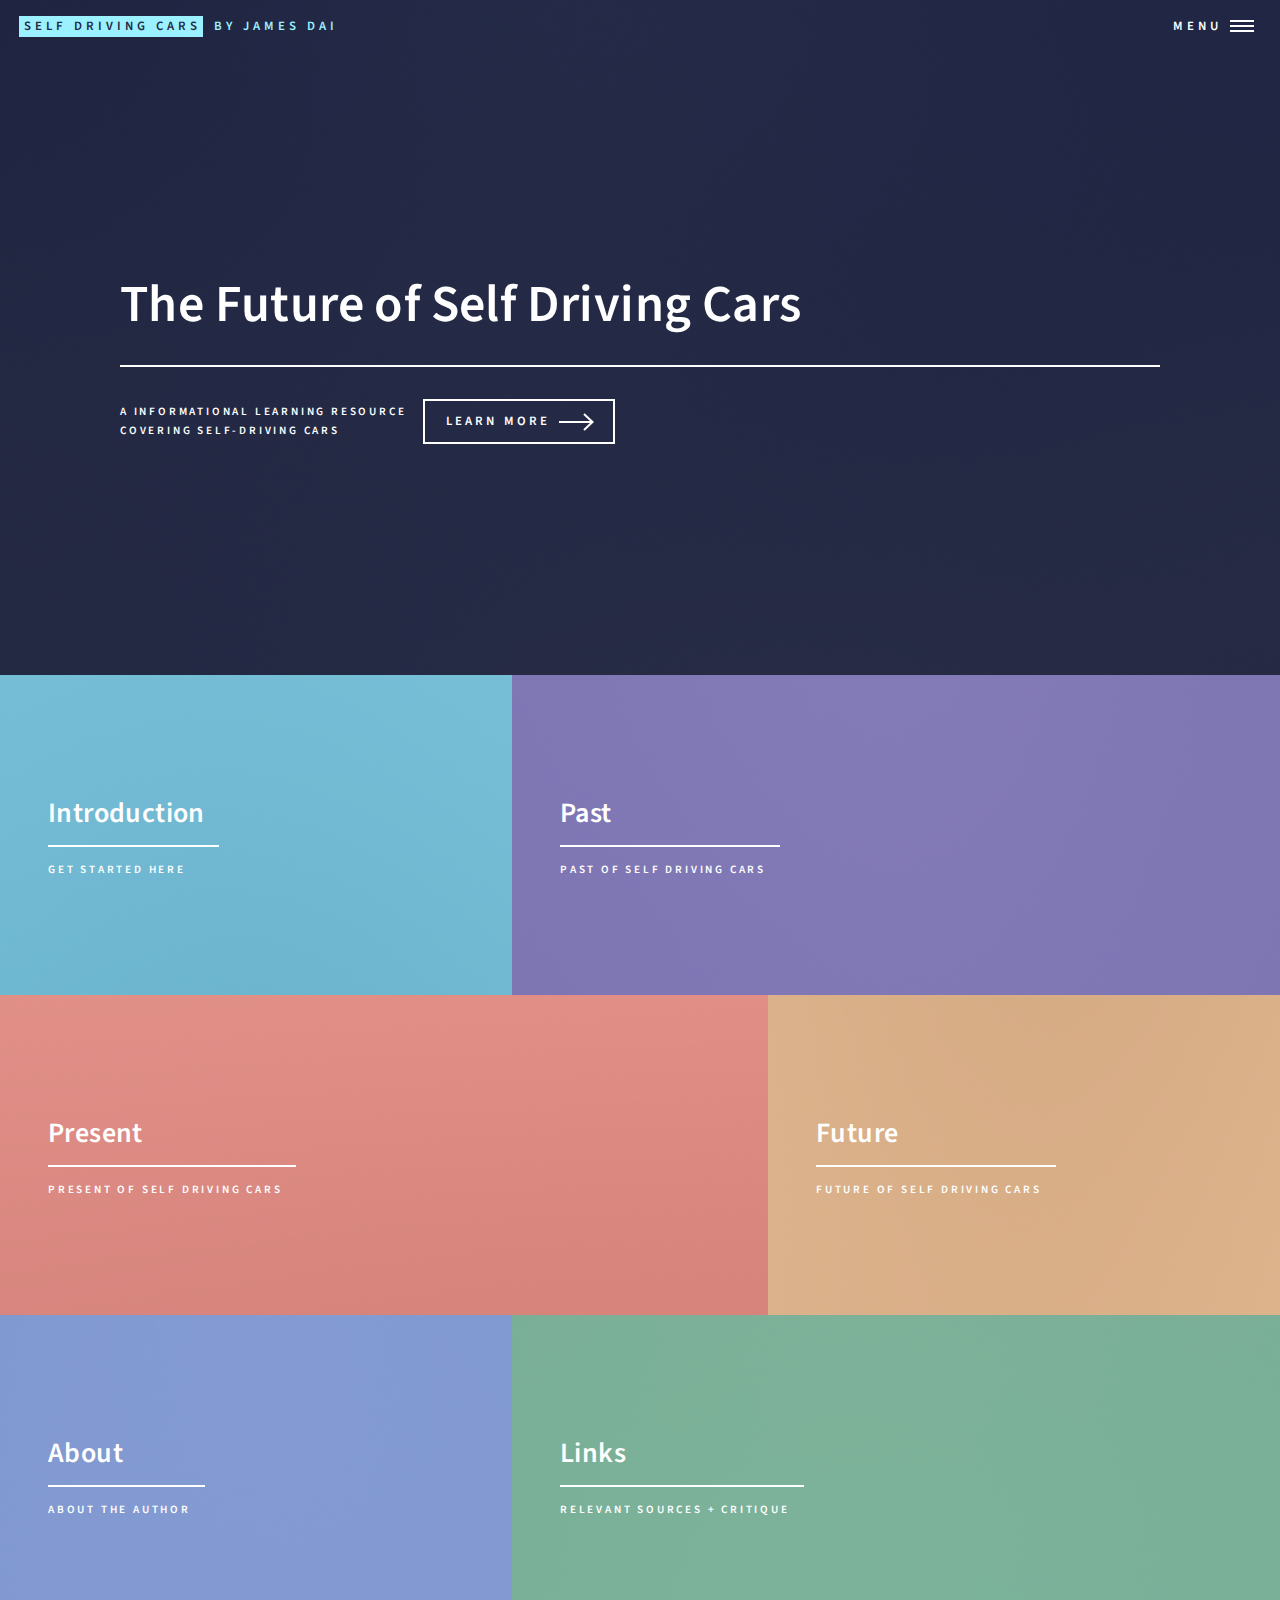
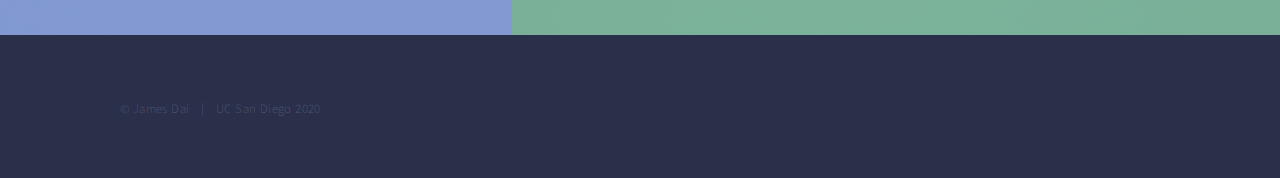
<file: index.html>
<!DOCTYPE HTML>
<!--
	Forty by HTML5 UP
	html5up.net | @ajlkn
	Free for personal and commercial use under the CCA 3.0 license (html5up.net/license)
-->
<html>
	<head>
		<title>Self Driving Cars by James Dai</title>
		<meta charset="utf-8" />
		<meta name="viewport" content="width=device-width, initial-scale=1, user-scalable=no" />
		<link rel="stylesheet" href="assets/css/main.css" />
		<noscript><link rel="stylesheet" href="assets/css/noscript.css" /></noscript>
	</head>
	<body class="is-preload">

		<!-- Wrapper -->
			<div id="wrapper">

				<!-- Header -->
					<header id="header" class="alt">
						<a href="index.html" class="logo"><strong>Self Driving Cars</strong> <span>by James Dai</span></a>
						<nav>
							<a href="#menu">Menu</a>
						</nav>
					</header>

				<!-- Menu -->
					<nav id="menu">
						<ul class="links">
							<li><a href="index.html">Home</a></li>
							<li><a href="intro.html">Introduction</a></li>
							<li><a href="past.html">Past</a></li>
							<li><a href="present.html">Present</a></li>
							<li><a href="future.html">Future</a></li>
							<li><a href="links.html">Links</a></li>
							<li><a href="about.html">About</a></li>
						</ul>
					</nav>

				<!-- Banner -->
					<section id="banner" class="major">
						<div class="inner">
							<header class="major">
								<h1>The Future of Self Driving Cars</h1>
							</header>
							<div class="content">
								<p>A informational learning resource<br />
								covering self-driving cars</p>
								<ul class="actions">
									<li><a href="#one" class="button next scrolly">Learn More</a></li>
								</ul>
							</div>
						</div>
					</section>

				<!-- Main -->
					<div id="main">

						<!-- One -->
							<section id="one" class="tiles">
								<article>
									<span class="image">
										<img src="images/pic01.jpg" alt="" />
									</span>
									<header class="major">
										<h3><a href="intro.html" class="link">Introduction</a></h3>
										<p>Get started here</p>
									</header>
								</article>
								<article>
									<span class="image">
										<img src="images/pic02.jpg" alt="" />
									</span>
									<header class="major">
										<h3><a href="past.html" class="link">Past</a></h3>
										<p>Past of Self Driving Cars</p>
									</header>
								</article>
								<article>
									<span class="image">
										<img src="images/pic03.jpg" alt="" />
									</span>
									<header class="major">
										<h3><a href="present.html" class="link">Present</a></h3>
										<p>Present of Self Driving Cars</p>
									</header>
								</article>
								<article>
									<span class="image">
										<img src="images/pic04.jpg" alt="" />
									</span>
									<header class="major">
										<h3><a href="future.html" class="link">Future</a></h3>
										<p>Future of Self Driving Cars</p>
									</header>
								</article>
								<article>
									<span class="image">
										<img src="images/pic05.jpg" alt="" />
									</span>
									<header class="major">
										<h3><a href="about.html" class="link">About</a></h3>
										<p>About the author</p>
									</header>
								</article>
								<article>
									<span class="image">
										<img src="images/pic06.jpg" alt="" />
									</span>
									<header class="major">
										<h3><a href="links.html" class="link">Links</a></h3>
										<p>Relevant sources + Critique</p>
									</header>
								</article>
								
							</section>


				<!-- Footer -->
					<footer id="footer">
						<div class="inner">

							<ul class="copyright">
								<li>&copy; James Dai</li><li>UC San Diego 2020</li>
							</ul>
						</div>
					</footer>

			</div>

		<!-- Scripts -->
			<script src="assets/js/jquery.min.js"></script>
			<script src="assets/js/jquery.scrolly.min.js"></script>
			<script src="assets/js/jquery.scrollex.min.js"></script>
			<script src="assets/js/browser.min.js"></script>
			<script src="assets/js/breakpoints.min.js"></script>
			<script src="assets/js/util.js"></script>
			<script src="assets/js/main.js"></script>

	</body>
</html>
</file>
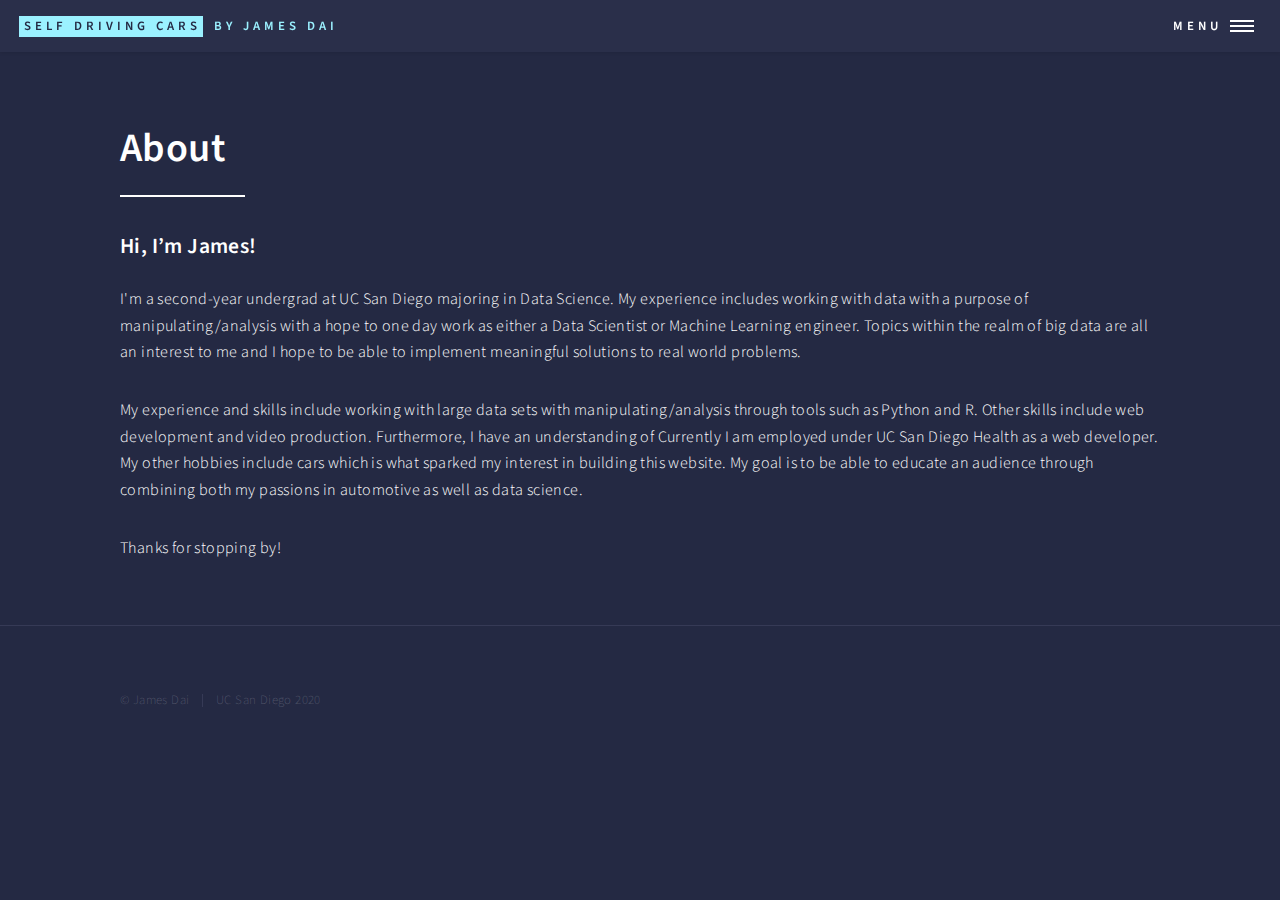
<file: about.html>
<!DOCTYPE HTML>
<!--
	Forty by HTML5 UP
	html5up.net | @ajlkn
	Free for personal and commercial use under the CCA 3.0 license (html5up.net/license)
-->
<html>
	<head>
		<title>About</title>
		<meta charset="utf-8" />
		<meta name="viewport" content="width=device-width, initial-scale=1, user-scalable=no" />
		<link rel="stylesheet" href="assets/css/main.css" />
		<noscript><link rel="stylesheet" href="assets/css/noscript.css" /></noscript>
	</head>
	<body class="is-preload">

		<!-- Wrapper -->
			<div id="wrapper">

				<!-- Header -->
					<header id="header">
						<a href="index.html" class="logo"><strong>Self Driving Cars</strong> <span>by James Dai</span></a>
						<nav>
							<a href="#menu">Menu</a>
						</nav>
					</header>

				<!-- Menu -->
					<nav id="menu">
						<ul class="links">
							<li><a href="index.html">Home</a></li>
							<li><a href="intro.html">Introduction</a></li>
							<li><a href="past.html">Past</a></li>
							<li><a href="present.html">Present</a></li>
							<li><a href="future.html">Future</a></li>
							<li><a href="links.html">Links</a></li>
							<li><a href="about.html">About</a></li>
						</ul>
					</nav>

				<!-- Main -->
					<div id="main" class="alt">

						<!-- One -->
							<section id="one">
								<div class="inner">
									<header class="major">
										<h1>About</h1>
									</header>
									
									<h3>Hi, I’m James!</h3>
									<p>I'm a second-year undergrad at UC San Diego majoring in Data Science. My experience includes working with data with a purpose of manipulating/analysis with a hope to one day work as either a Data Scientist or Machine Learning engineer. Topics within the realm of big data are all an interest to me and I hope to be able to implement meaningful solutions to real world problems.</p>
									<p>My experience and skills include working with large data sets with manipulating/analysis through tools such as Python and R. Other skills include web development and video production. Furthermore, I have an understanding of Currently I am employed under UC San Diego Health as a web developer. My other hobbies include cars which is what sparked my interest in building this website. My goal is to be able to educate an audience through combining both my passions in automotive as well as data science. </p>
									<p>Thanks for stopping by!</p>
								</div>
							</section>

					</div>

				

				<!-- Footer -->
					<footer id="footer">
						<div class="inner">
						
							<ul class="copyright">
								<li>&copy; James Dai</li><li>UC San Diego 2020</li>
							</ul>
						</div>
					</footer>

			</div>

		<!-- Scripts -->
			<script src="assets/js/jquery.min.js"></script>
			<script src="assets/js/jquery.scrolly.min.js"></script>
			<script src="assets/js/jquery.scrollex.min.js"></script>
			<script src="assets/js/browser.min.js"></script>
			<script src="assets/js/breakpoints.min.js"></script>
			<script src="assets/js/util.js"></script>
			<script src="assets/js/main.js"></script>

	</body>
</html>
</file>
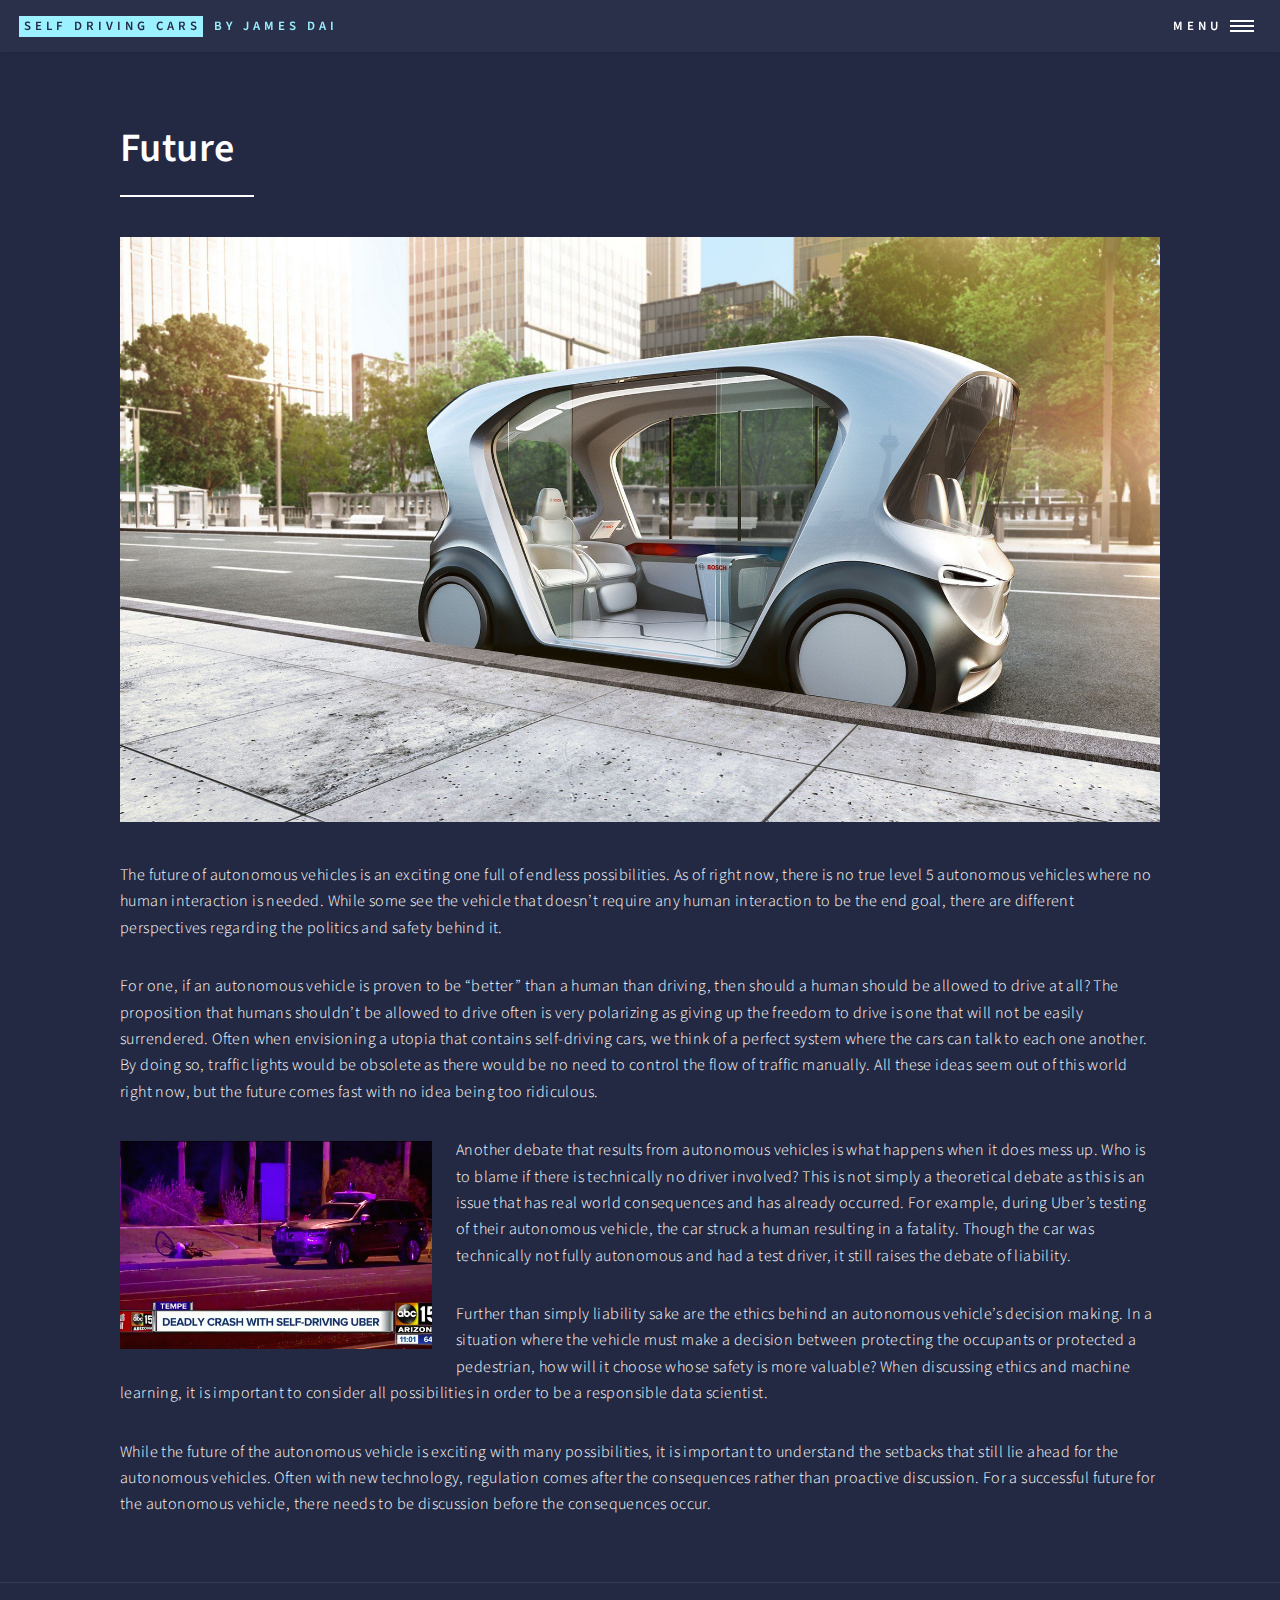
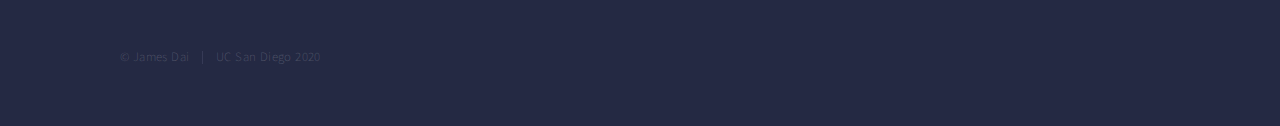
<file: future.html>
<!DOCTYPE HTML>
<!--
	Forty by HTML5 UP
	html5up.net | @ajlkn
	Free for personal and commercial use under the CCA 3.0 license (html5up.net/license)
-->
<html>
	<head>
		<title>Future</title>
		<meta charset="utf-8" />
		<meta name="viewport" content="width=device-width, initial-scale=1, user-scalable=no" />
		<link rel="stylesheet" href="assets/css/main.css" />
		<noscript><link rel="stylesheet" href="assets/css/noscript.css" /></noscript>
	</head>
	<body class="is-preload">

		<!-- Wrapper -->
			<div id="wrapper">

				<!-- Header -->
					<header id="header">
						<a href="index.html" class="logo"><strong>Self Driving Cars</strong> <span>by James Dai</span></a>
						<nav>
							<a href="#menu">Menu</a>
						</nav>
					</header>

				<!-- Menu -->
					<nav id="menu">
						<ul class="links">
							<li><a href="index.html">Home</a></li>
							<li><a href="intro.html">Introduction</a></li>
							<li><a href="past.html">Past</a></li>
							<li><a href="present.html">Present</a></li>
							<li><a href="future.html">Future</a></li>
							<li><a href="links.html">Links</a></li>
							<li><a href="about.html">About</a></li>
						</ul>
					</nav>

				<!-- Main -->
					<div id="main" class="alt">

						<!-- One -->
							<section id="one">
								<div class="inner">
									<header class="major">
										<h1>Future</h1>
									</header>
									<span class="image main"><img src="images/future.jpg" alt="" /></span>
									<p>The future of autonomous vehicles is an exciting one full of endless possibilities. As of right now, there is no true level 5 autonomous vehicles where no human interaction is needed. While some see the vehicle that doesn’t require any human interaction to be the end goal, there are different perspectives regarding the politics and safety behind it.</p>
									<p>For one, if an autonomous vehicle is proven to be “better” than a human than driving, then should a human should be allowed to drive at all? The proposition that humans shouldn’t be allowed to drive often is very polarizing as giving up the freedom to drive is one that will not be easily surrendered. Often when envisioning a utopia that contains self-driving cars, we think of a perfect system where the cars can talk to each one another. By doing so, traffic lights would be obsolete as there would be no need to control the flow of traffic manually. All these ideas seem out of this world right now, but the future comes fast with no idea being too ridiculous.</p>
									<span class="image left"><img src="images/crash.jpg" alt="" /></span>
									<p>Another debate that results from autonomous vehicles is what happens when it does mess up. Who is to blame if there is technically no driver involved? This is not simply a theoretical debate as this is an issue that has real world consequences and has already occurred. For example, during Uber’s testing of their autonomous vehicle, the car struck a human resulting in a fatality. Though the car was technically not fully autonomous and had a test driver, it still raises the debate of liability. </p>
									<p>Further than simply liability sake are the ethics behind an autonomous vehicle’s decision making. In a situation where the vehicle must make a decision between protecting the occupants or protected a pedestrian, how will it choose whose safety is more valuable? When discussing ethics and machine learning, it is important to consider all possibilities in order to be a responsible data scientist. </p>
									<p>While the future of the autonomous vehicle is exciting with many possibilities, it is important to understand the setbacks that still lie ahead for the autonomous vehicles. Often with new technology, regulation comes after the consequences rather than proactive discussion. For a successful future for the autonomous vehicle, there needs to be discussion before the consequences occur.</p>
								</div>
							</section>

					</div>

			
				<!-- Footer -->
					<footer id="footer">
						<div class="inner">
							<ul class="copyright">
								<li>&copy; James Dai</li><li>UC San Diego 2020</li>
							</ul>
						</div>
					</footer>

			</div>

		<!-- Scripts -->
			<script src="assets/js/jquery.min.js"></script>
			<script src="assets/js/jquery.scrolly.min.js"></script>
			<script src="assets/js/jquery.scrollex.min.js"></script>
			<script src="assets/js/browser.min.js"></script>
			<script src="assets/js/breakpoints.min.js"></script>
			<script src="assets/js/util.js"></script>
			<script src="assets/js/main.js"></script>

	</body>
</html>
</file>
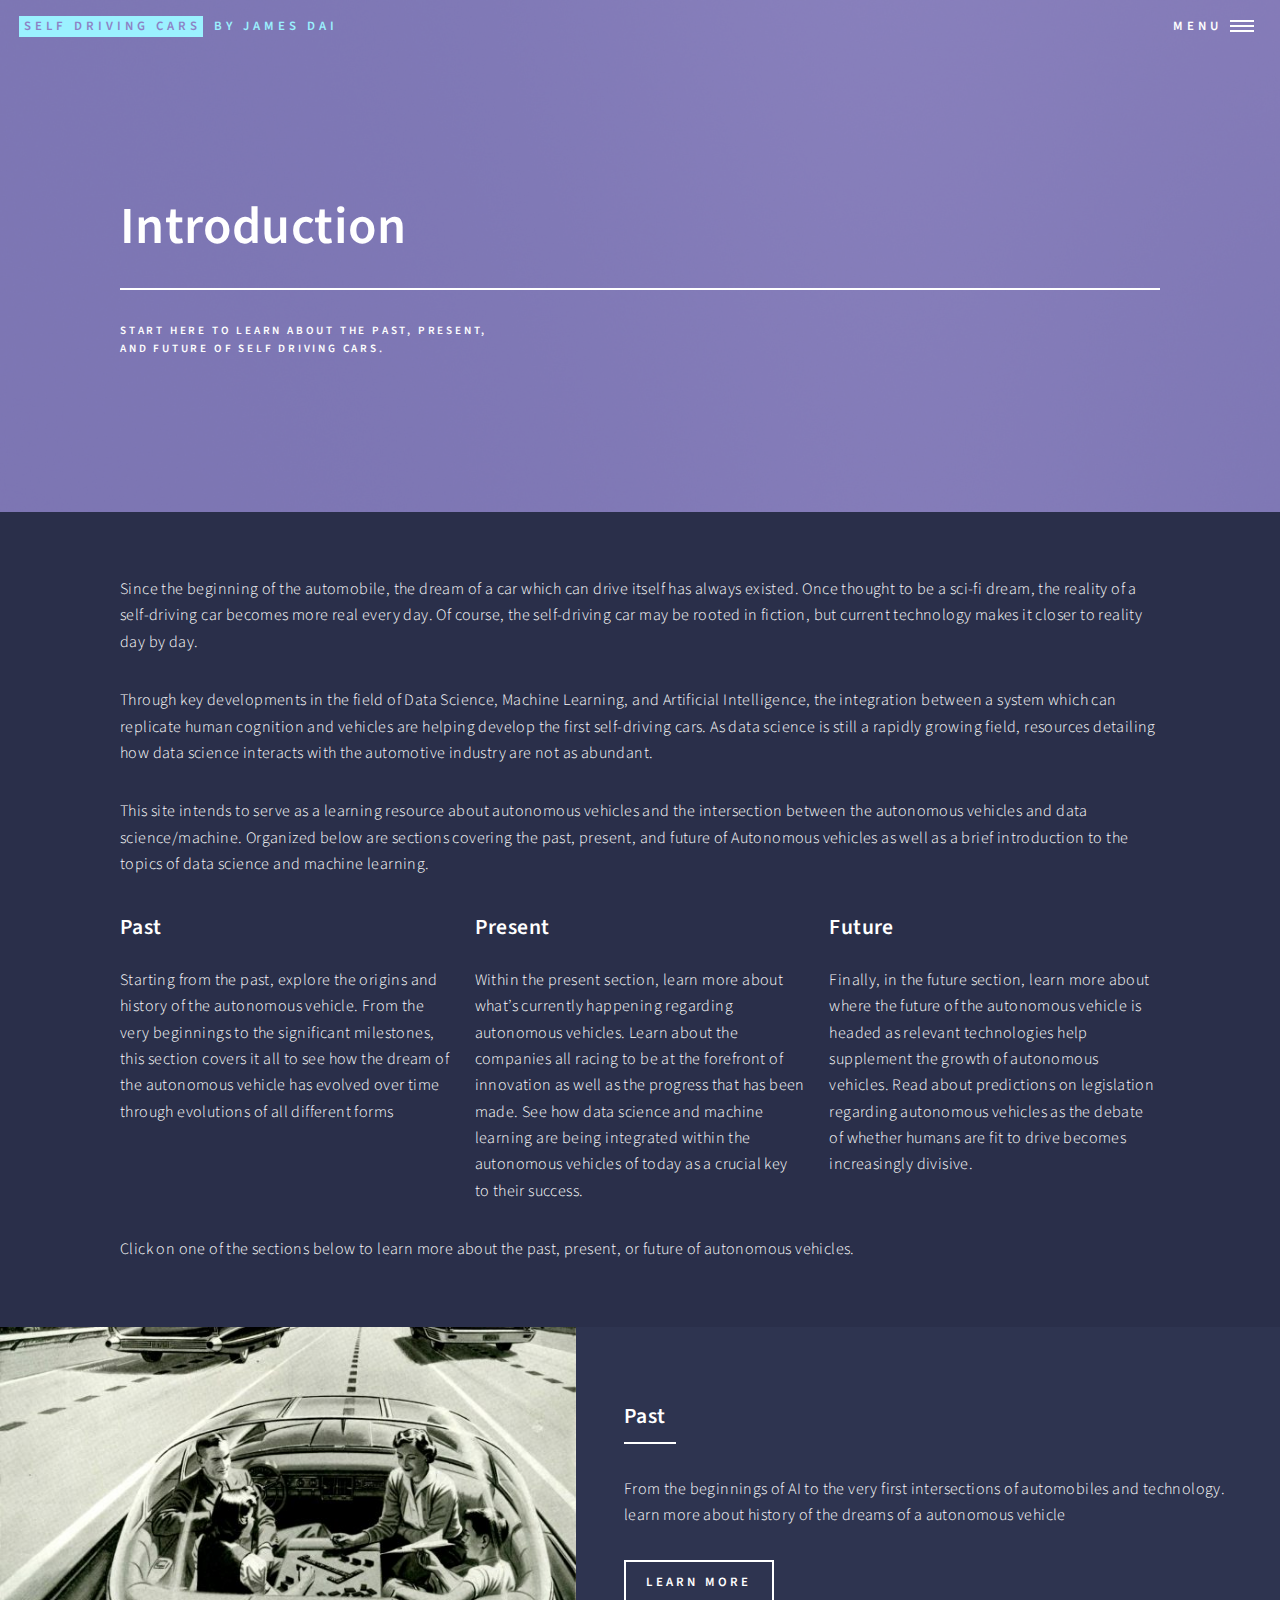
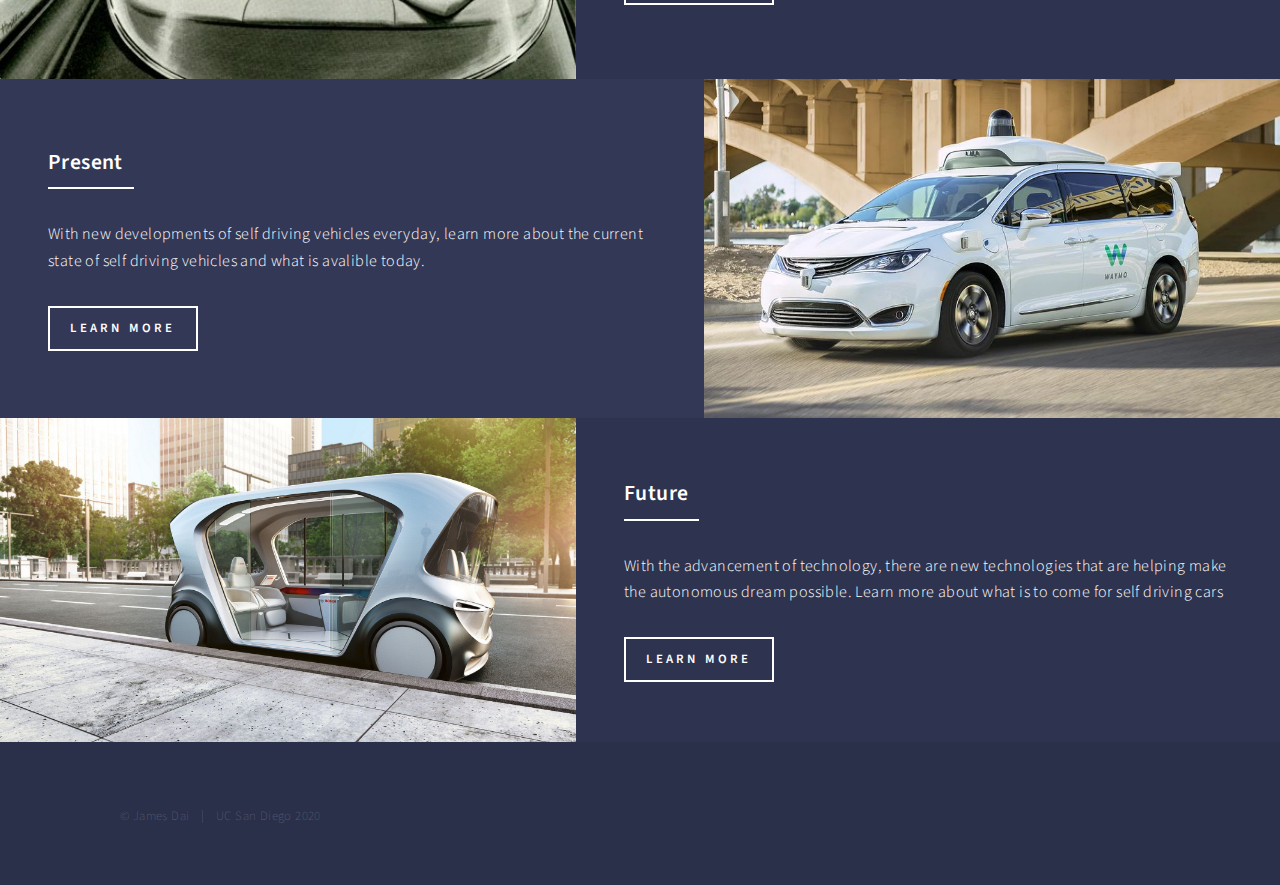
<file: intro.html>
<!DOCTYPE HTML>
<!--
	Forty by HTML5 UP
	html5up.net | @ajlkn
	Free for personal and commercial use under the CCA 3.0 license (html5up.net/license)
-->
<html>
	<head>
		<title>Introduction</title>
		<meta charset="utf-8" />
		<meta name="viewport" content="width=device-width, initial-scale=1, user-scalable=no" />
		<link rel="stylesheet" href="assets/css/main.css" />
		<noscript><link rel="stylesheet" href="assets/css/noscript.css" /></noscript>
	</head>
	<body class="is-preload">

		<!-- Wrapper -->
			<div id="wrapper">

				<!-- Header -->
				<!-- Note: The "styleN" class below should match that of the banner element. -->
					<header id="header" class="alt style2">
						<a href="index.html" class="logo"><strong>Self Driving Cars</strong> <span>by James Dai</span></a>
						<nav>
							<a href="#menu">Menu</a>
						</nav>
					</header>

				<!-- Menu -->
					<nav id="menu">
						<ul class="links">
							<li><a href="index.html">Home</a></li>
							<li><a href="intro.html">Introduction</a></li>
							<li><a href="past.html">Past</a></li>
							<li><a href="present.html">Present</a></li>
							<li><a href="future.html">Future</a></li>
							<li><a href="links.html">Links</a></li>
							<li><a href="about.html">About</a></li>
						</ul>
					</nav>

				<!-- Banner -->
				<!-- Note: The "styleN" class below should match that of the header element. -->
					<section id="banner" class="style2">
						<div class="inner">
							<span class="image">
								<img src="images/pic07.jpg" alt="" />
							</span>
							<header class="major">
								<h1>Introduction</h1>
							</header>
							<div class="content">
								<p>Start here to learn about the past, present,</br> and future of self driving cars.</p>
							</div>
						</div>
					</section>

				<!-- Main -->
					<div id="main">
						<!-- One -->
							<section id="one">
								<div class="inner">
								<p>Since the beginning of the automobile, the dream of a car which can drive itself has always existed. Once thought to be a sci-fi dream, the reality of a self-driving car becomes more real every day. Of course, the self-driving car may be rooted in fiction, but current technology makes it closer to reality day by day.</p>
								<p>Through key developments in the field of Data Science, Machine Learning, and Artificial Intelligence, the integration between a system which can replicate human cognition and vehicles are helping develop the first self-driving cars. As data science is still a rapidly growing field, resources detailing how data science interacts with the automotive industry are not as abundant. </p>	
								<p>This site intends to serve as a learning resource about autonomous vehicles and the intersection between the autonomous vehicles and data science/machine. Organized below are sections covering the past, present, and future of Autonomous vehicles as well as a brief introduction to the topics of data science and machine learning.</p>	
								<div class="row">
									<div class="col-4 col-12-medium">
											<h3>Past</h3>
												<p>Starting from the past, explore the origins and history of the autonomous vehicle. From the very beginnings to the significant milestones, this section covers it all to see how the dream of the autonomous vehicle has evolved over time through evolutions of all different forms</p>	
											</div>
											<div class="col-4 col-12-medium">
												<h3>Present</h3>
												<p>Within the present section, learn more about what’s currently happening regarding autonomous vehicles. Learn about the companies all racing to be at the forefront of innovation as well as the progress that has been made. See how data science and machine learning are being integrated within the autonomous vehicles of today as a crucial key to their success. </p>	
											</div>
											<div class="col-4 col-12-medium">
												<h3>Future</h3>
								<p>Finally, in the future section, learn more about where the future of the autonomous vehicle is headed as relevant technologies help supplement the growth of autonomous vehicles. Read about predictions on legislation regarding autonomous vehicles as the debate of whether humans are fit to drive becomes increasingly divisive. </p>	
											</div>
								</div>
								
								
								

								<p>Click on one of the sections below to learn more about the past, present, or future of autonomous vehicles. </p>	
								</div>
							</section>					


						<!-- Two -->
							<section id="two" class="spotlights">
								<section>
									<a href="generic.html" class="image">
										<img src="images/past.jpg" alt="" data-position="center center" />
									</a>
									<div class="content">
										<div class="inner">
											<header class="major">
												<h3>Past</h3>
											</header>
											<p>From the beginnings of AI to the very first intersections of automobiles and technology. learn more about history of the dreams of a autonomous vehicle</p>
											<ul class="actions">
												<li><a href="past.html" class="button">Learn more</a></li>
											</ul>
										</div>
									</div>
								</section>
								<section>
									<a href="generic.html" class="image">
										<img src="images/present.jpg" alt="" data-position="top center" />
									</a>
									<div class="content">
										<div class="inner">
											<header class="major">
												<h3>Present</h3>
											</header>
											<p>With new developments of self driving vehicles everyday, learn more about the current state of self driving vehicles and what is avalible today.</p>
											<ul class="actions">
												<li><a href="present.html" class="button">Learn more</a></li>
											</ul>
										</div>
									</div>
								</section>
								<section>
									<a href="generic.html" class="image">
										<img src="images/future.jpg" alt="" data-position="25% 25%" />
									</a>
									<div class="content">
										<div class="inner">
											<header class="major">
												<h3>Future</h3>
											</header>
											<p>With the advancement of technology, there are new technologies that are helping make the autonomous dream possible. Learn more about what is to come for self driving cars</p>
											<ul class="actions">
												<li><a href="future.html" class="button">Learn more</a></li>
											</ul>
										</div>
									</div>
								</section>
							</section>


			
				<!-- Footer -->
					<footer id="footer">
						<div class="inner">
							<ul class="copyright">
								<li>&copy; James Dai</li><li>UC San Diego 2020</li>
							</ul>
						</div>
					</footer>

			</div>

		<!-- Scripts -->
			<script src="assets/js/jquery.min.js"></script>
			<script src="assets/js/jquery.scrolly.min.js"></script>
			<script src="assets/js/jquery.scrollex.min.js"></script>
			<script src="assets/js/browser.min.js"></script>
			<script src="assets/js/breakpoints.min.js"></script>
			<script src="assets/js/util.js"></script>
			<script src="assets/js/main.js"></script>

	</body>
</html>
</file>
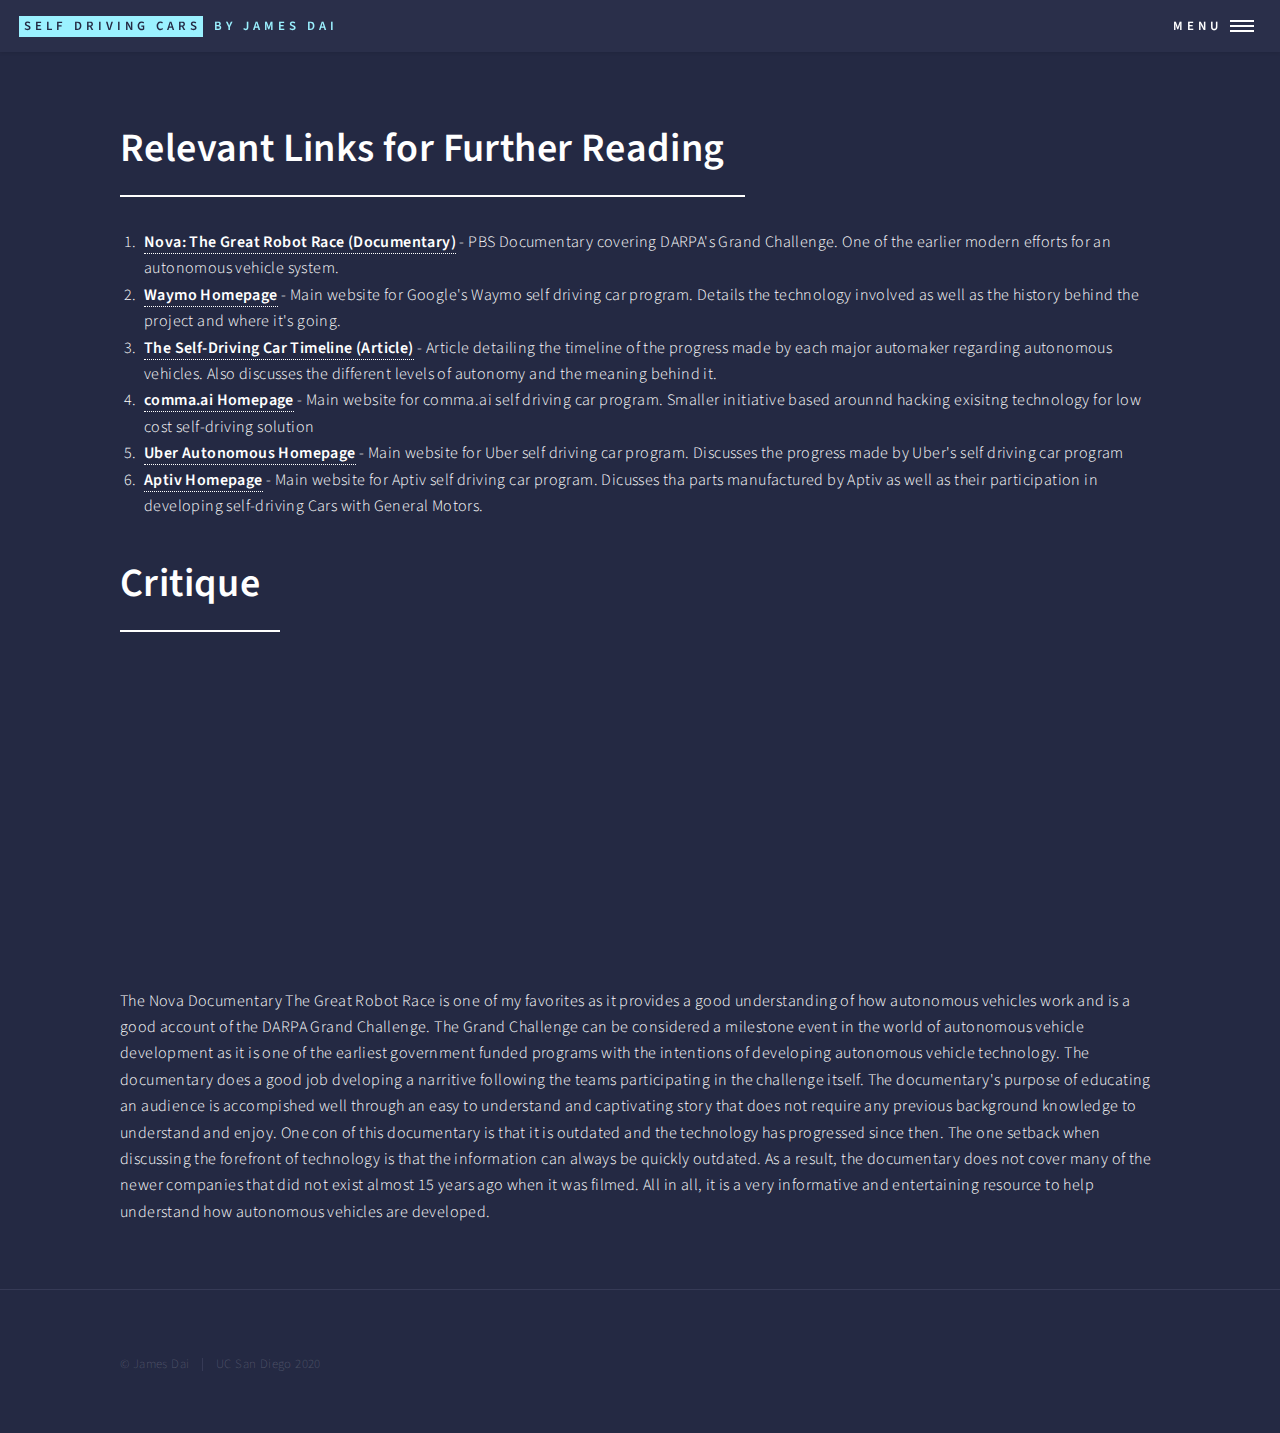
<file: links.html>
<!DOCTYPE HTML>
<!--
	Forty by HTML5 UP
	html5up.net | @ajlkn
	Free for personal and commercial use under the CCA 3.0 license (html5up.net/license)
-->
<html>
	<head>
		<title>Relevant Links</title>
		<meta charset="utf-8" />
		<meta name="viewport" content="width=device-width, initial-scale=1, user-scalable=no" />
		<link rel="stylesheet" href="assets/css/main.css" />
		<noscript><link rel="stylesheet" href="assets/css/noscript.css" /></noscript>
	</head>
	<body class="is-preload">

		<!-- Wrapper -->
			<div id="wrapper">

				<!-- Header -->
					<header id="header">
						<a href="index.html" class="logo"><strong>Self Driving Cars</strong> <span>by James Dai</span></a>
						<nav>
							<a href="#menu">Menu</a>
						</nav>
					</header>

				<!-- Menu -->
					<nav id="menu">
						<ul class="links">
							<li><a href="index.html">Home</a></li>
							<li><a href="intro.html">Introduction</a></li>
							<li><a href="past.html">Past</a></li>
							<li><a href="present.html">Present</a></li>
							<li><a href="future.html">Future</a></li>
							<li><a href="links.html">Links</a></li>
							<li><a href="about.html">About</a></li>
						</ul>
					</nav>

				<!-- Main -->
					<div id="main" class="alt">

						<!-- One -->
							<section id="one">
								<div class="inner">
									<header class="major">
										<h1>Relevant Links for Further Reading</h1>
									</header>

									<ol>
									<li><b><a target="_blank" href="https://www.youtube.com/watch?v=vCRrXQRvC_I">Nova: The Great Robot Race (Documentary)</a> </b> - PBS Documentary covering DARPA's Grand Challenge. One of the earlier modern efforts for an autonomous vehicle system.</li>
									<li><b> <a target ="_blank" href ="https://waymo.com/">Waymo Homepage</a></b> - Main website for Google's Waymo self driving car program. Details the technology involved as well as the history behind the project and where it's going.</li>
									<li><b><a target="_blank" href="The Self-Driving Car Timeline">The Self-Driving Car Timeline (Article)</a></b> - Article detailing the timeline of the progress made by each major automaker regarding autonomous vehicles. Also discusses the different levels of autonomy and the meaning behind it.</li>
									<li><b><a target="_blank" href ="https://comma.ai/">comma.ai Homepage</a></b> - Main website for comma.ai self driving car program. Smaller initiative based arounnd hacking exisitng technology for low cost self-driving solution</li>
									<li><b><a target="_blank" href ="https://www.uber.com/us/en/atg/technology/">Uber Autonomous Homepage</a></b> - Main website for Uber self driving car program. Discusses the progress made by Uber's self driving car program</li>
									<li><b><a target="_blank" href ="https://www.aptiv.com/solutions/autonomous-mobility">Aptiv Homepage</a></b> - Main website for Aptiv self driving car program. Dicusses tha parts manufactured by Aptiv as well as their participation in developing self-driving Cars with General Motors.</li>


									</ol>

									<header class="major">
										<h1>Critique</h1>
									</header>
									
									<iframe width="560" height="315" src="https://www.youtube.com/embed/vCRrXQRvC_I" frameborder="0" allow="accelerometer; autoplay; clipboard-write; encrypted-media; gyroscope; picture-in-picture" allowfullscreen></iframe>
									<p>The Nova Documentary The Great Robot Race is one of my favorites as it provides a good understanding of how autonomous vehicles work and is a good account of the DARPA Grand Challenge. The Grand Challenge can be considered
									a milestone event in the world of autonomous vehicle development as it is one of the earliest government funded programs with the intentions of developing autonomous vehicle technology. The documentary does a good job
									dveloping a narritive following the teams participating in the challenge itself. The documentary's purpose of educating an audience is accompished well through an easy to understand and captivating story that does not
									require any previous background knowledge to understand and enjoy. One con of this documentary is that it is outdated and the technology has progressed since then. The one setback when discussing the forefront of technology
									is that the information can always be quickly outdated. As a result, the documentary does not cover many of the newer companies that did not exist almost 15 years ago when it was filmed. All in all, it is a very informative
									and entertaining resource to help understand how autonomous vehicles are developed. </p>
								</div>
							</section>

					</div>

				<!-- Footer -->
					<footer id="footer">
						<div class="inner">

							<ul class="copyright">
								<li>&copy; James Dai</li><li>UC San Diego 2020</li>
							</ul>
						</div>
					</footer>

			</div>

		<!-- Scripts -->
			<script src="assets/js/jquery.min.js"></script>
			<script src="assets/js/jquery.scrolly.min.js"></script>
			<script src="assets/js/jquery.scrollex.min.js"></script>
			<script src="assets/js/browser.min.js"></script>
			<script src="assets/js/breakpoints.min.js"></script>
			<script src="assets/js/util.js"></script>
			<script src="assets/js/main.js"></script>

	</body>
</html>
</file>
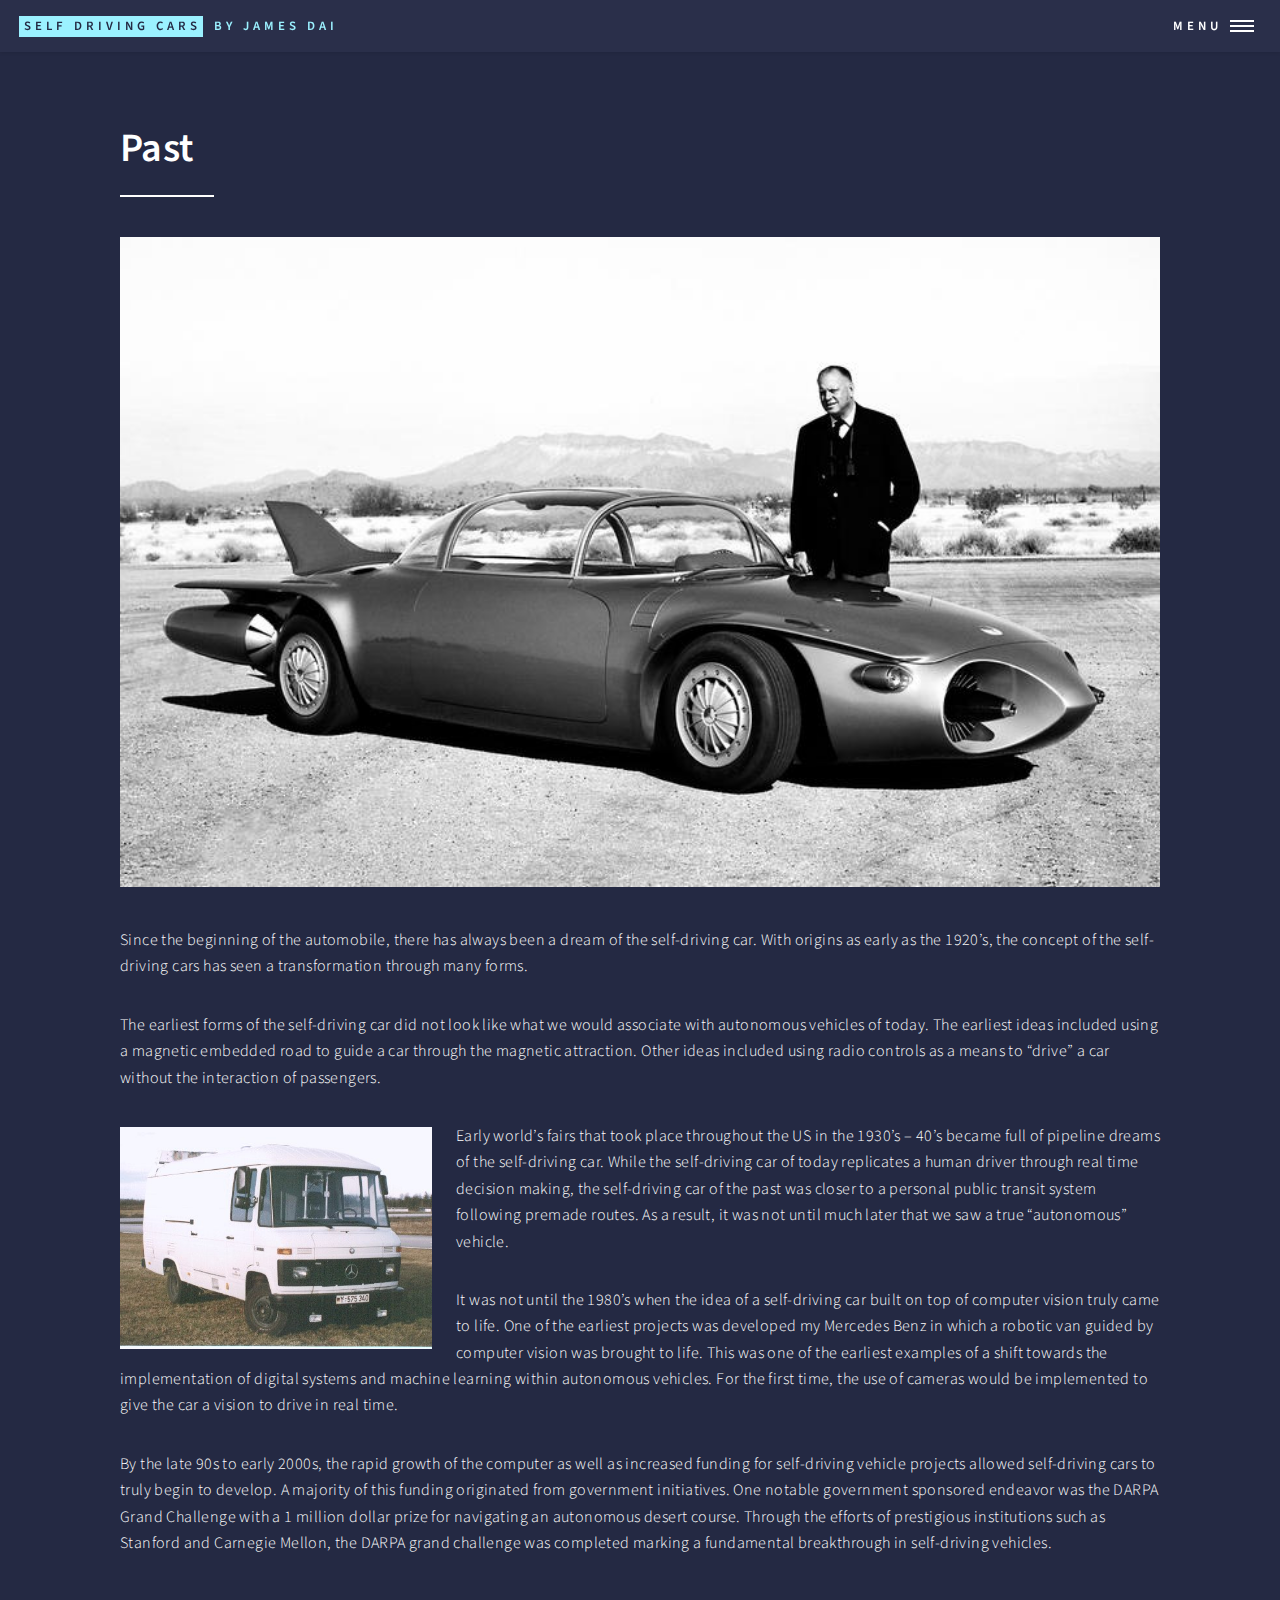
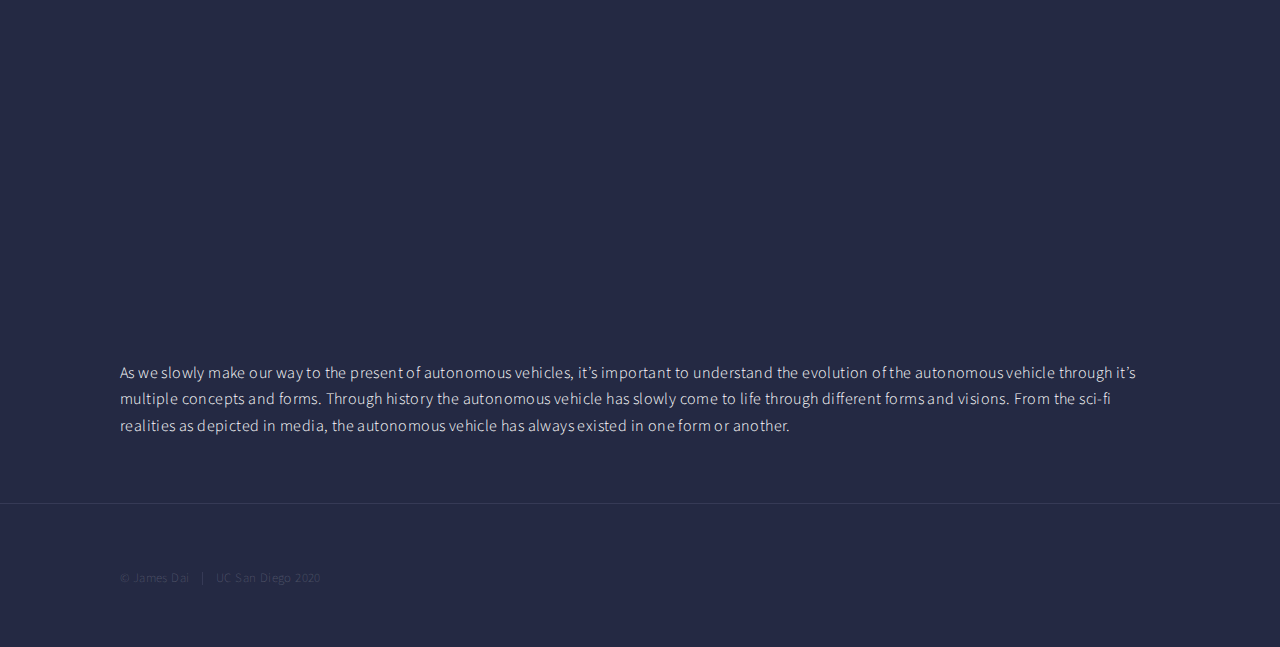
<file: past.html>
<!DOCTYPE HTML>
<!--
	Forty by HTML5 UP
	html5up.net | @ajlkn
	Free for personal and commercial use under the CCA 3.0 license (html5up.net/license)
-->
<html>
	<head>
		<title>Past</title>
		<meta charset="utf-8" />
		<meta name="viewport" content="width=device-width, initial-scale=1, user-scalable=no" />
		<link rel="stylesheet" href="assets/css/main.css" />
		<noscript><link rel="stylesheet" href="assets/css/noscript.css" /></noscript>
	</head>
	<body class="is-preload">

		<!-- Wrapper -->
			<div id="wrapper">

				<!-- Header -->
					<header id="header">
						<a href="index.html" class="logo"><strong>Self Driving Cars</strong> <span>by James Dai</span></a>
						<nav>
							<a href="#menu">Menu</a>
						</nav>
					</header>

				<!-- Menu -->
					<nav id="menu">
						<ul class="links">
							<li><a href="index.html">Home</a></li>
							<li><a href="intro.html">Introduction</a></li>
							<li><a href="past.html">Past</a></li>
							<li><a href="present.html">Present</a></li>
							<li><a href="future.html">Future</a></li>
							<li><a href="links.html">Links</a></li>
							<li><a href="about.html">About</a></li>
						</ul>
					</nav>

				<!-- Main -->
					<div id="main" class="alt">

						<!-- One -->
							<section id="one">
								<div class="inner">
									<header class="major">
										<h1>Past</h1>
									</header>
									<span class="image main"><img src="images/gm.jpg" alt="" /></span>
									<p>Since the beginning of the automobile, there has always been a dream of the self-driving car. With origins as early as the 1920’s, the concept of the self-driving cars has seen a transformation through many forms.</p>
									<p>The earliest forms of the self-driving car did not look like what we would associate with autonomous vehicles of today. The earliest ideas included using a magnetic embedded road to guide a car through the magnetic attraction. Other ideas included using radio controls as a means to “drive” a car without the interaction of passengers.</p>
									<span class="image left"><img src="images/merc.jpg" alt="" /></span>
									<p>Early world’s fairs that took place throughout the US in the 1930’s – 40’s became full of pipeline dreams of the self-driving car. While the self-driving car of today replicates a human driver through real time decision making, the self-driving car of the past was closer to a personal public transit system following premade routes. As a result, it was not until much later that we saw a true “autonomous” vehicle.</p>
									<p>It was not until the 1980’s when the idea of a self-driving car built on top of computer vision truly came to life. One of the earliest projects was developed my Mercedes Benz in which a robotic van guided by computer vision was brought to life. This was one of the earliest examples of a shift towards the implementation of digital systems and machine learning within autonomous vehicles. For the first time, the use of cameras would be implemented to give the car a vision to drive in real time.</p>
									<p>By the late 90s to early 2000s, the rapid growth of the computer as well as increased funding for self-driving vehicle projects allowed self-driving cars to truly begin to develop. A majority of this funding originated from government initiatives. One notable government sponsored endeavor was the DARPA Grand Challenge with a 1 million dollar prize for navigating an autonomous desert course. Through the efforts of prestigious institutions such as Stanford and Carnegie Mellon, the DARPA grand challenge was completed marking a fundamental breakthrough in self-driving vehicles.</p>
									<span style ="text-align:center" class="image main"><iframe width="560" height="315" src="https://www.youtube.com/embed/Qh4wc03rea4?controls=0" frameborder="0" allow="accelerometer; autoplay; clipboard-write; encrypted-media; gyroscope; picture-in-picture" allowfullscreen></iframe></span>
									<p>As we slowly make our way to the present of autonomous vehicles, it’s important to understand the evolution of the autonomous vehicle through it’s multiple concepts and forms. Through history the autonomous vehicle has slowly come to life through different forms and visions. From the sci-fi realities as depicted in media, the autonomous vehicle has always existed in one form or another.</p>
								</div>
							</section>

					</div>


				<!-- Footer -->
					<footer id="footer">
						<div class="inner">
							<ul class="copyright">
								<li>&copy; James Dai</li><li>UC San Diego 2020</li>
							</ul>
						</div>
					</footer>

			</div>

		<!-- Scripts -->
			<script src="assets/js/jquery.min.js"></script>
			<script src="assets/js/jquery.scrolly.min.js"></script>
			<script src="assets/js/jquery.scrollex.min.js"></script>
			<script src="assets/js/browser.min.js"></script>
			<script src="assets/js/breakpoints.min.js"></script>
			<script src="assets/js/util.js"></script>
			<script src="assets/js/main.js"></script>

	</body>
</html>
</file>
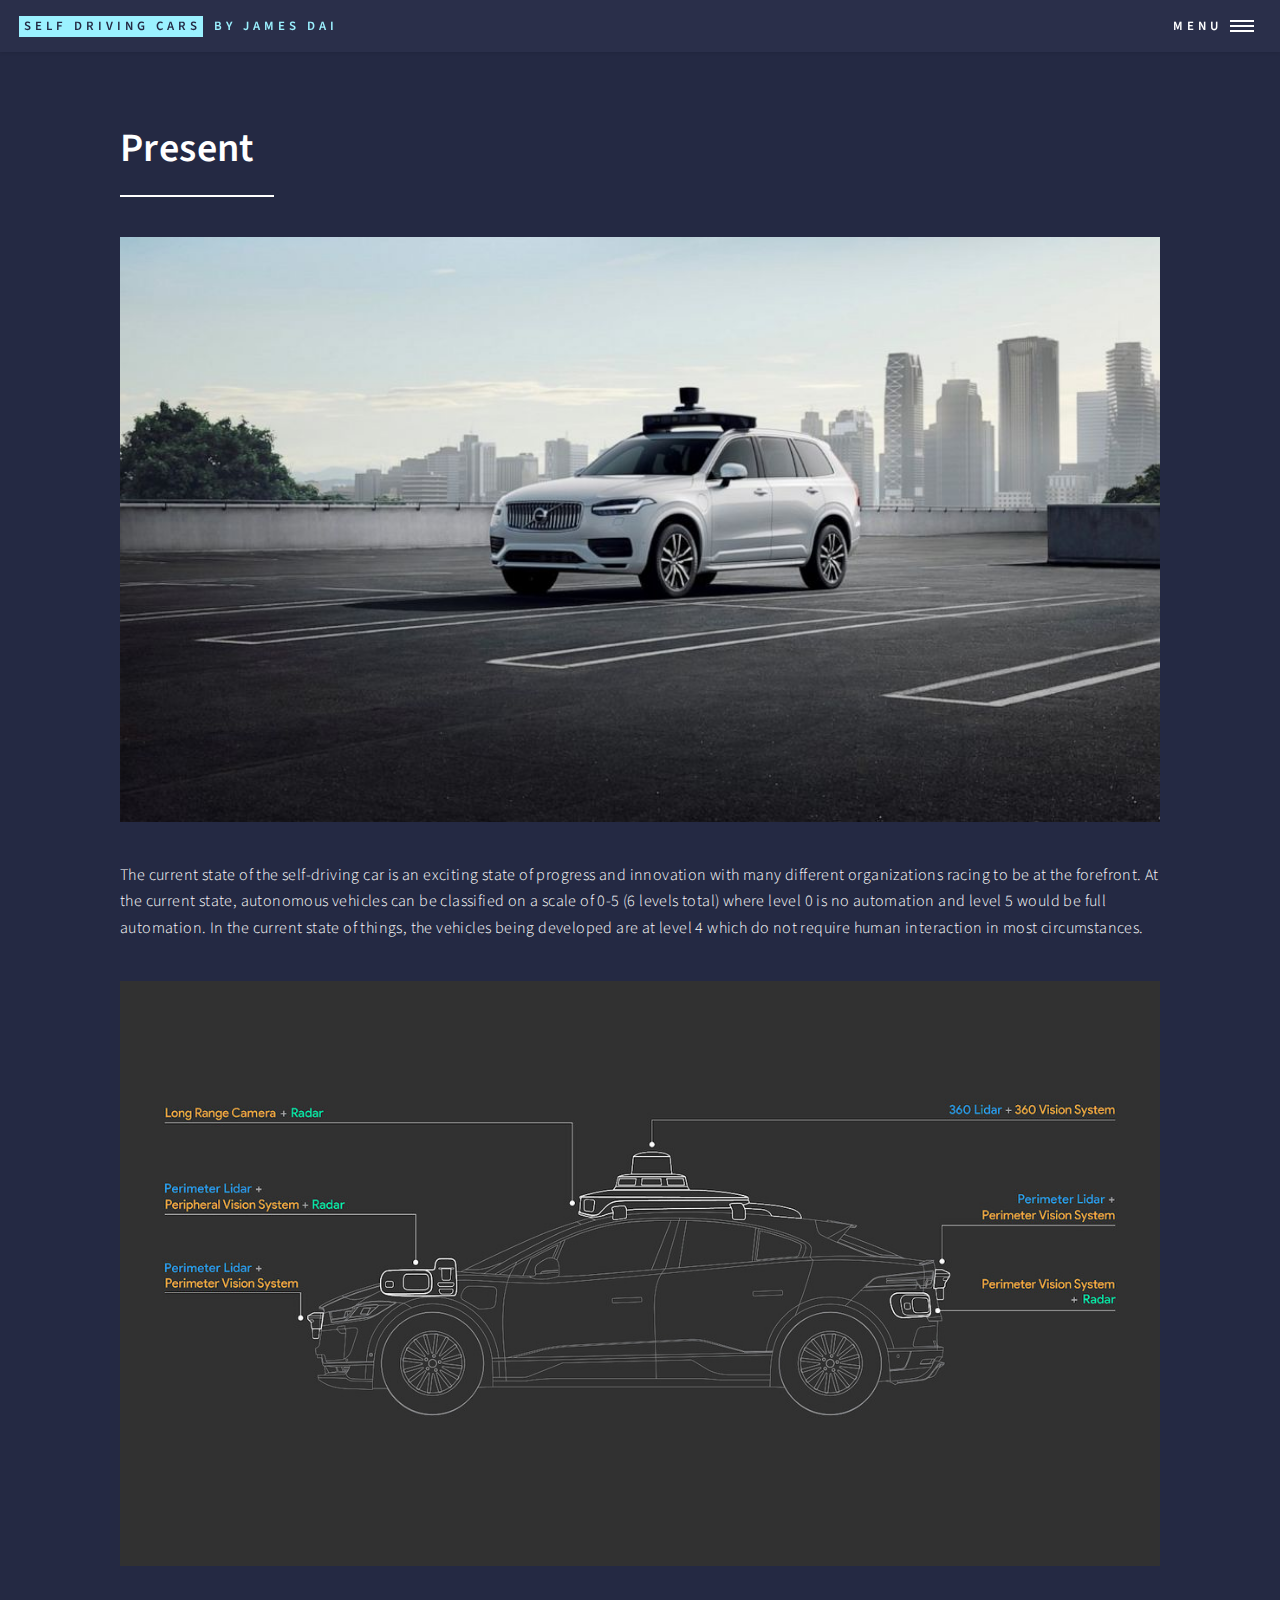
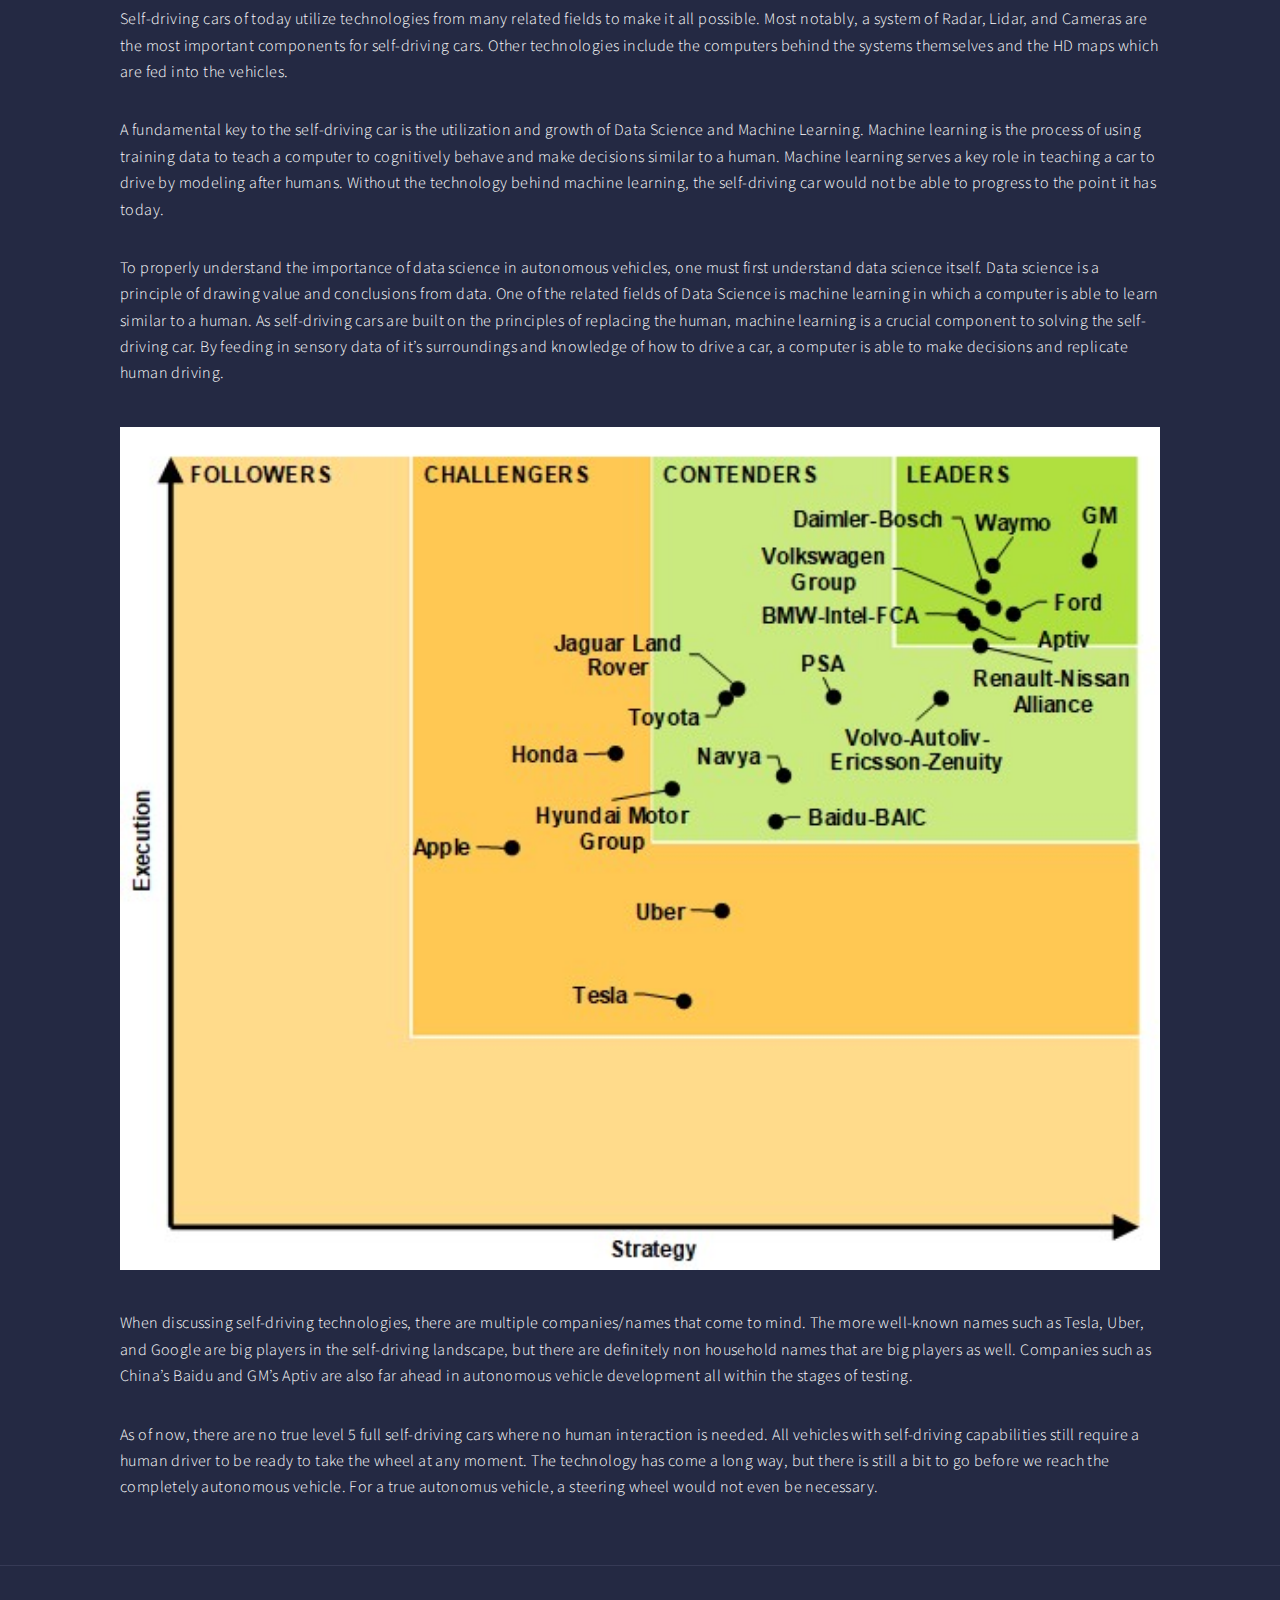
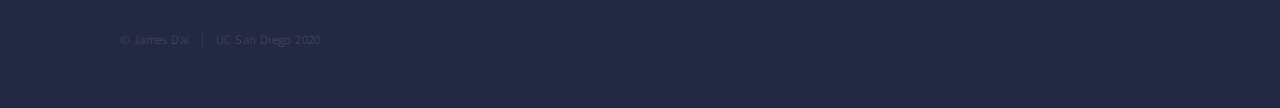
<file: present.html>
<!DOCTYPE HTML>
<!--
	Forty by HTML5 UP
	html5up.net | @ajlkn
	Free for personal and commercial use under the CCA 3.0 license (html5up.net/license)
-->
<html>
	<head>
		<title>Present</title>
		<meta charset="utf-8" />
		<meta name="viewport" content="width=device-width, initial-scale=1, user-scalable=no" />
		<link rel="stylesheet" href="assets/css/main.css" />
		<noscript><link rel="stylesheet" href="assets/css/noscript.css" /></noscript>
	</head>
	<body class="is-preload">

		<!-- Wrapper -->
			<div id="wrapper">

				<!-- Header -->
					<header id="header">
						<a href="index.html" class="logo"><strong>Self Driving Cars</strong> <span>by James Dai</span></a>
						<nav>
							<a href="#menu">Menu</a>
						</nav>
					</header>

				<!-- Menu -->
					<nav id="menu">
						<ul class="links">
							<li><a href="index.html">Home</a></li>
							<li><a href="intro.html">Introduction</a></li>
							<li><a href="past.html">Past</a></li>
							<li><a href="present.html">Present</a></li>
							<li><a href="future.html">Future</a></li>
							<li><a href="links.html">Links</a></li>
							<li><a href="about.html">About</a></li>
						</ul>
					</nav>

				<!-- Main -->
					<div id="main" class="alt">

						<!-- One -->
							<section id="one">
								<div class="inner">
									<header class="major">
										<h1>Present</h1>
									</header>
									<span class="image main"><img src="images/uber.jpg" alt="" /></span>
									<p>The current state of the self-driving car is an exciting state of progress and innovation with many different organizations racing to be at the forefront. At the current state, autonomous vehicles can be classified on a scale of 0-5 (6 levels total) where level 0 is no automation and level 5 would be full automation. In the current state of things, the vehicles being developed are at level 4 which do not require human interaction in most circumstances. </p>
									<span class="image main"><img src="images/radar.jpg" alt="" /></span>
									<p>Self-driving cars of today utilize technologies from many related fields to make it all possible. Most notably, a system of Radar, Lidar, and Cameras are the most important components for self-driving cars. Other technologies include the computers behind the systems themselves and the HD maps which are fed into the vehicles.</p>
									<p>A fundamental key to the self-driving car is the utilization and growth of Data Science and Machine Learning. Machine learning is the process of using training data to teach a computer to cognitively behave and make decisions similar to a human. Machine learning serves a key role in teaching a car to drive by modeling after humans. Without the technology behind machine learning, the self-driving car would not be able to progress to the point it has today.</p>
									<p>To properly understand the importance of data science in autonomous vehicles, one must first understand data science itself. Data science is a principle of drawing value and conclusions from data. One of the related fields of Data Science is machine learning in which a computer is able to learn similar to a human. As self-driving cars are built on the principles of replacing the human, machine learning is a crucial component to solving the self-driving car. By feeding in sensory data of it’s surroundings and knowledge of how to drive a car, a computer is able to make decisions and replicate human driving.</p>
									<span class="image main"><img src="images/leader.jpg" alt="" /></span>
									<p>When discussing self-driving technologies, there are multiple companies/names that come to mind. The more well-known names such as Tesla, Uber, and Google are big players in the self-driving landscape, but there are definitely non household names that are big players as well. Companies such as China’s Baidu and GM’s Aptiv are also far ahead in autonomous vehicle development all within the stages of testing.</p>
									<p>As of now, there are no true level 5 full self-driving cars where no human interaction is needed. All vehicles with self-driving capabilities still require a human driver to be ready to take the wheel at any moment. The technology has come a long way, but there is still a bit to go before we reach the completely autonomous vehicle. For a true autonomus vehicle, a steering wheel would not even be necessary.</p>
								</div>
							</section>

					</div>



				<!-- Footer -->
					<footer id="footer">
						<div class="inner">

							<ul class="copyright">
								<li>&copy; James Dai</li><li>UC San Diego 2020</li>
							</ul>
						</div>
					</footer>

			</div>

		<!-- Scripts -->
			<script src="assets/js/jquery.min.js"></script>
			<script src="assets/js/jquery.scrolly.min.js"></script>
			<script src="assets/js/jquery.scrollex.min.js"></script>
			<script src="assets/js/browser.min.js"></script>
			<script src="assets/js/breakpoints.min.js"></script>
			<script src="assets/js/util.js"></script>
			<script src="assets/js/main.js"></script>

	</body>
</html>
</file>
<file: assets/css/noscript.css>
/*
	Forty by HTML5 UP
	html5up.net | @ajlkn
	Free for personal and commercial use under the CCA 3.0 license (html5up.net/license)
*/

/* Banner */

	body.is-preload #banner:after {
		opacity: 0.85;
	}

	body.is-preload #banner > .inner {
		-moz-filter: none;
		-webkit-filter: none;
		-ms-filter: none;
		filter: none;
		-moz-transform: none;
		-webkit-transform: none;
		-ms-transform: none;
		transform: none;
		opacity: 1;
	}
</file>
<file: assets/css/main.css>
@import url(fontawesome-all.min.css);
@import url("https://fonts.googleapis.com/css?family=Source+Sans+Pro:300,300italic,600,600italic");

/*
	Forty by HTML5 UP
	html5up.net | @ajlkn
	Free for personal and commercial use under the CCA 3.0 license (html5up.net/license)
*/

html, body, div, span, applet, object,
iframe, h1, h2, h3, h4, h5, h6, p, blockquote,
pre, a, abbr, acronym, address, big, cite,
code, del, dfn, em, img, ins, kbd, q, s, samp,
small, strike, strong, sub, sup, tt, var, b,
u, i, center, dl, dt, dd, ol, ul, li, fieldset,
form, label, legend, table, caption, tbody,
tfoot, thead, tr, th, td, article, aside,
canvas, details, embed, figure, figcaption,
footer, header, hgroup, menu, nav, output, ruby,
section, summary, time, mark, audio, video {
	margin: 0;
	padding: 0;
	border: 0;
	font-size: 100%;
	font: inherit;
	vertical-align: baseline;}

article, aside, details, figcaption, figure,
footer, header, hgroup, menu, nav, section {
	display: block;}

body {
	line-height: 1;
}

ol, ul {
	list-style: none;
}

blockquote, q {
	quotes: none;
}

	blockquote:before, blockquote:after, q:before, q:after {
		content: '';
		content: none;
	}

table {
	border-collapse: collapse;
	border-spacing: 0;
}

body {
	-webkit-text-size-adjust: none;
}

mark {
	background-color: transparent;
	color: inherit;
}

input::-moz-focus-inner {
	border: 0;
	padding: 0;
}

input, select, textarea {
	-moz-appearance: none;
	-webkit-appearance: none;
	-ms-appearance: none;
	appearance: none;
}

/* Basic */

	@-ms-viewport {
		width: device-width;
	}

	body {
		-ms-overflow-style: scrollbar;
	}

	@media screen and (max-width: 480px) {

		html, body {
			min-width: 320px;
		}

	}

	html {
		box-sizing: border-box;
	}

	*, *:before, *:after {
		box-sizing: inherit;
	}

	body {
		background: #242943;
	}

		body.is-preload *, body.is-preload *:before, body.is-preload *:after {
			-moz-animation: none !important;
			-webkit-animation: none !important;
			-ms-animation: none !important;
			animation: none !important;
			-moz-transition: none !important;
			-webkit-transition: none !important;
			-ms-transition: none !important;
			transition: none !important;
		}

/* Type */

	body, input, select, textarea {
		color: #ffffff;
		font-family: "Source Sans Pro", Helvetica, sans-serif;
		font-size: 17pt;
		font-weight: 300;
		letter-spacing: 0.025em;
		line-height: 1.65;
	}

		@media screen and (max-width: 1680px) {

			body, input, select, textarea {
				font-size: 14pt;
			}

		}

		@media screen and (max-width: 1280px) {

			body, input, select, textarea {
				font-size: 12pt;
			}

		}

		@media screen and (max-width: 360px) {

			body, input, select, textarea {
				font-size: 11pt;
			}

		}

	a {
		-moz-transition: color 0.2s ease-in-out, border-bottom-color 0.2s ease-in-out;
		-webkit-transition: color 0.2s ease-in-out, border-bottom-color 0.2s ease-in-out;
		-ms-transition: color 0.2s ease-in-out, border-bottom-color 0.2s ease-in-out;
		transition: color 0.2s ease-in-out, border-bottom-color 0.2s ease-in-out;
		border-bottom: dotted 1px;
		color: inherit;
		text-decoration: none;
	}

		a:hover {
			border-bottom-color: transparent;
			color: #9bf1ff !important;
		}

		a:active {
			color: #53e3fb !important;
		}

	strong, b {
		color: #ffffff;
		font-weight: 600;
	}

	em, i {
		font-style: italic;
	}

	p {
		margin: 0 0 2em 0;
	}

	h1, h2, h3, h4, h5, h6 {
		color: #ffffff;
		font-weight: 600;
		line-height: 1.65;
		margin: 0 0 1em 0;
	}

		h1 a, h2 a, h3 a, h4 a, h5 a, h6 a {
			color: inherit;
			border-bottom: 0;
		}

	h1 {
		font-size: 2.5em;
	}

	h2 {
		font-size: 1.75em;
	}

	h3 {
		font-size: 1.35em;
	}

	h4 {
		font-size: 1.1em;
	}

	h5 {
		font-size: 0.9em;
	}

	h6 {
		font-size: 0.7em;
	}

	@media screen and (max-width: 736px) {

		h1 {
			font-size: 2em;
		}

		h2 {
			font-size: 1.5em;
		}

		h3 {
			font-size: 1.25em;
		}

	}

	sub {
		font-size: 0.8em;
		position: relative;
		top: 0.5em;
	}

	sup {
		font-size: 0.8em;
		position: relative;
		top: -0.5em;
	}

	blockquote {
		border-left: solid 4px rgba(212, 212, 255, 0.1);
		font-style: italic;
		margin: 0 0 2em 0;
		padding: 0.5em 0 0.5em 2em;
	}

	code {
		background: rgba(212, 212, 255, 0.035);
		font-family: "Courier New", monospace;
		font-size: 0.9em;
		margin: 0 0.25em;
		padding: 0.25em 0.65em;
	}

	pre {
		-webkit-overflow-scrolling: touch;
		font-family: "Courier New", monospace;
		font-size: 0.9em;
		margin: 0 0 2em 0;
	}

		pre code {
			display: block;
			line-height: 1.75;
			padding: 1em 1.5em;
			overflow-x: auto;
		}

	hr {
		border: 0;
		border-bottom: solid 1px rgba(212, 212, 255, 0.1);
		margin: 2em 0;
	}

		hr.major {
			margin: 3em 0;
		}

	.align-left {
		text-align: left;
	}

	.align-center {
		text-align: center;
	}

	.align-right {
		text-align: right;
	}

/* Row */

	.row {
		display: flex;
		flex-wrap: wrap;
		box-sizing: border-box;
		align-items: stretch;
	}

		.row > * {
			box-sizing: border-box;
		}

		.row.gtr-uniform > * > :last-child {
			margin-bottom: 0;
		}

		.row.aln-left {
			justify-content: flex-start;
		}

		.row.aln-center {
			justify-content: center;
		}

		.row.aln-right {
			justify-content: flex-end;
		}

		.row.aln-top {
			align-items: flex-start;
		}

		.row.aln-middle {
			align-items: center;
		}

		.row.aln-bottom {
			align-items: flex-end;
		}

		.row > .imp {
			order: -1;
		}

		.row > .col-1 {
			width: 8.33333%;
		}

		.row > .off-1 {
			margin-left: 8.33333%;
		}

		.row > .col-2 {
			width: 16.66667%;
		}

		.row > .off-2 {
			margin-left: 16.66667%;
		}

		.row > .col-3 {
			width: 25%;
		}

		.row > .off-3 {
			margin-left: 25%;
		}

		.row > .col-4 {
			width: 33.33333%;
		}

		.row > .off-4 {
			margin-left: 33.33333%;
		}

		.row > .col-5 {
			width: 41.66667%;
		}

		.row > .off-5 {
			margin-left: 41.66667%;
		}

		.row > .col-6 {
			width: 50%;
		}

		.row > .off-6 {
			margin-left: 50%;
		}

		.row > .col-7 {
			width: 58.33333%;
		}

		.row > .off-7 {
			margin-left: 58.33333%;
		}

		.row > .col-8 {
			width: 66.66667%;
		}

		.row > .off-8 {
			margin-left: 66.66667%;
		}

		.row > .col-9 {
			width: 75%;
		}

		.row > .off-9 {
			margin-left: 75%;
		}

		.row > .col-10 {
			width: 83.33333%;
		}

		.row > .off-10 {
			margin-left: 83.33333%;
		}

		.row > .col-11 {
			width: 91.66667%;
		}

		.row > .off-11 {
			margin-left: 91.66667%;
		}

		.row > .col-12 {
			width: 100%;
		}

		.row > .off-12 {
			margin-left: 100%;
		}

		.row.gtr-0 {
			margin-top: 0;
			margin-left: 0em;
		}

			.row.gtr-0 > * {
				padding: 0 0 0 0em;
			}

			.row.gtr-0.gtr-uniform {
				margin-top: 0em;
			}

				.row.gtr-0.gtr-uniform > * {
					padding-top: 0em;
				}

		.row.gtr-25 {
			margin-top: 0;
			margin-left: -0.5em;
		}

			.row.gtr-25 > * {
				padding: 0 0 0 0.5em;
			}

			.row.gtr-25.gtr-uniform {
				margin-top: -0.5em;
			}

				.row.gtr-25.gtr-uniform > * {
					padding-top: 0.5em;
				}

		.row.gtr-50 {
			margin-top: 0;
			margin-left: -1em;
		}

			.row.gtr-50 > * {
				padding: 0 0 0 1em;
			}

			.row.gtr-50.gtr-uniform {
				margin-top: -1em;
			}

				.row.gtr-50.gtr-uniform > * {
					padding-top: 1em;
				}

		.row {
			margin-top: 0;
			margin-left: -2em;
		}

			.row > * {
				padding: 0 0 0 2em;
			}

			.row.gtr-uniform {
				margin-top: -2em;
			}

				.row.gtr-uniform > * {
					padding-top: 2em;
				}

		.row.gtr-150 {
			margin-top: 0;
			margin-left: -3em;
		}

			.row.gtr-150 > * {
				padding: 0 0 0 3em;
			}

			.row.gtr-150.gtr-uniform {
				margin-top: -3em;
			}

				.row.gtr-150.gtr-uniform > * {
					padding-top: 3em;
				}

		.row.gtr-200 {
			margin-top: 0;
			margin-left: -4em;
		}

			.row.gtr-200 > * {
				padding: 0 0 0 4em;
			}

			.row.gtr-200.gtr-uniform {
				margin-top: -4em;
			}

				.row.gtr-200.gtr-uniform > * {
					padding-top: 4em;
				}

		@media screen and (max-width: 1680px) {

			.row {
				display: flex;
				flex-wrap: wrap;
				box-sizing: border-box;
				align-items: stretch;
			}

				.row > * {
					box-sizing: border-box;
				}

				.row.gtr-uniform > * > :last-child {
					margin-bottom: 0;
				}

				.row.aln-left {
					justify-content: flex-start;
				}

				.row.aln-center {
					justify-content: center;
				}

				.row.aln-right {
					justify-content: flex-end;
				}

				.row.aln-top {
					align-items: flex-start;
				}

				.row.aln-middle {
					align-items: center;
				}

				.row.aln-bottom {
					align-items: flex-end;
				}

				.row > .imp-xlarge {
					order: -1;
				}

				.row > .col-1-xlarge {
					width: 8.33333%;
				}

				.row > .off-1-xlarge {
					margin-left: 8.33333%;
				}

				.row > .col-2-xlarge {
					width: 16.66667%;
				}

				.row > .off-2-xlarge {
					margin-left: 16.66667%;
				}

				.row > .col-3-xlarge {
					width: 25%;
				}

				.row > .off-3-xlarge {
					margin-left: 25%;
				}

				.row > .col-4-xlarge {
					width: 33.33333%;
				}

				.row > .off-4-xlarge {
					margin-left: 33.33333%;
				}

				.row > .col-5-xlarge {
					width: 41.66667%;
				}

				.row > .off-5-xlarge {
					margin-left: 41.66667%;
				}

				.row > .col-6-xlarge {
					width: 50%;
				}

				.row > .off-6-xlarge {
					margin-left: 50%;
				}

				.row > .col-7-xlarge {
					width: 58.33333%;
				}

				.row > .off-7-xlarge {
					margin-left: 58.33333%;
				}

				.row > .col-8-xlarge {
					width: 66.66667%;
				}

				.row > .off-8-xlarge {
					margin-left: 66.66667%;
				}

				.row > .col-9-xlarge {
					width: 75%;
				}

				.row > .off-9-xlarge {
					margin-left: 75%;
				}

				.row > .col-10-xlarge {
					width: 83.33333%;
				}

				.row > .off-10-xlarge {
					margin-left: 83.33333%;
				}

				.row > .col-11-xlarge {
					width: 91.66667%;
				}

				.row > .off-11-xlarge {
					margin-left: 91.66667%;
				}

				.row > .col-12-xlarge {
					width: 100%;
				}

				.row > .off-12-xlarge {
					margin-left: 100%;
				}

				.row.gtr-0 {
					margin-top: 0;
					margin-left: 0em;
				}

					.row.gtr-0 > * {
						padding: 0 0 0 0em;
					}

					.row.gtr-0.gtr-uniform {
						margin-top: 0em;
					}

						.row.gtr-0.gtr-uniform > * {
							padding-top: 0em;
						}

				.row.gtr-25 {
					margin-top: 0;
					margin-left: -0.5em;
				}

					.row.gtr-25 > * {
						padding: 0 0 0 0.5em;
					}

					.row.gtr-25.gtr-uniform {
						margin-top: -0.5em;
					}

						.row.gtr-25.gtr-uniform > * {
							padding-top: 0.5em;
						}

				.row.gtr-50 {
					margin-top: 0;
					margin-left: -1em;
				}

					.row.gtr-50 > * {
						padding: 0 0 0 1em;
					}

					.row.gtr-50.gtr-uniform {
						margin-top: -1em;
					}

						.row.gtr-50.gtr-uniform > * {
							padding-top: 1em;
						}

				.row {
					margin-top: 0;
					margin-left: -2em;
				}

					.row > * {
						padding: 0 0 0 2em;
					}

					.row.gtr-uniform {
						margin-top: -2em;
					}

						.row.gtr-uniform > * {
							padding-top: 2em;
						}

				.row.gtr-150 {
					margin-top: 0;
					margin-left: -3em;
				}

					.row.gtr-150 > * {
						padding: 0 0 0 3em;
					}

					.row.gtr-150.gtr-uniform {
						margin-top: -3em;
					}

						.row.gtr-150.gtr-uniform > * {
							padding-top: 3em;
						}

				.row.gtr-200 {
					margin-top: 0;
					margin-left: -4em;
				}

					.row.gtr-200 > * {
						padding: 0 0 0 4em;
					}

					.row.gtr-200.gtr-uniform {
						margin-top: -4em;
					}

						.row.gtr-200.gtr-uniform > * {
							padding-top: 4em;
						}

		}

		@media screen and (max-width: 1280px) {

			.row {
				display: flex;
				flex-wrap: wrap;
				box-sizing: border-box;
				align-items: stretch;
			}

				.row > * {
					box-sizing: border-box;
				}

				.row.gtr-uniform > * > :last-child {
					margin-bottom: 0;
				}

				.row.aln-left {
					justify-content: flex-start;
				}

				.row.aln-center {
					justify-content: center;
				}

				.row.aln-right {
					justify-content: flex-end;
				}

				.row.aln-top {
					align-items: flex-start;
				}

				.row.aln-middle {
					align-items: center;
				}

				.row.aln-bottom {
					align-items: flex-end;
				}

				.row > .imp-large {
					order: -1;
				}

				.row > .col-1-large {
					width: 8.33333%;
				}

				.row > .off-1-large {
					margin-left: 8.33333%;
				}

				.row > .col-2-large {
					width: 16.66667%;
				}

				.row > .off-2-large {
					margin-left: 16.66667%;
				}

				.row > .col-3-large {
					width: 25%;
				}

				.row > .off-3-large {
					margin-left: 25%;
				}

				.row > .col-4-large {
					width: 33.33333%;
				}

				.row > .off-4-large {
					margin-left: 33.33333%;
				}

				.row > .col-5-large {
					width: 41.66667%;
				}

				.row > .off-5-large {
					margin-left: 41.66667%;
				}

				.row > .col-6-large {
					width: 50%;
				}

				.row > .off-6-large {
					margin-left: 50%;
				}

				.row > .col-7-large {
					width: 58.33333%;
				}

				.row > .off-7-large {
					margin-left: 58.33333%;
				}

				.row > .col-8-large {
					width: 66.66667%;
				}

				.row > .off-8-large {
					margin-left: 66.66667%;
				}

				.row > .col-9-large {
					width: 75%;
				}

				.row > .off-9-large {
					margin-left: 75%;
				}

				.row > .col-10-large {
					width: 83.33333%;
				}

				.row > .off-10-large {
					margin-left: 83.33333%;
				}

				.row > .col-11-large {
					width: 91.66667%;
				}

				.row > .off-11-large {
					margin-left: 91.66667%;
				}

				.row > .col-12-large {
					width: 100%;
				}

				.row > .off-12-large {
					margin-left: 100%;
				}

				.row.gtr-0 {
					margin-top: 0;
					margin-left: 0em;
				}

					.row.gtr-0 > * {
						padding: 0 0 0 0em;
					}

					.row.gtr-0.gtr-uniform {
						margin-top: 0em;
					}

						.row.gtr-0.gtr-uniform > * {
							padding-top: 0em;
						}

				.row.gtr-25 {
					margin-top: 0;
					margin-left: -0.375em;
				}

					.row.gtr-25 > * {
						padding: 0 0 0 0.375em;
					}

					.row.gtr-25.gtr-uniform {
						margin-top: -0.375em;
					}

						.row.gtr-25.gtr-uniform > * {
							padding-top: 0.375em;
						}

				.row.gtr-50 {
					margin-top: 0;
					margin-left: -0.75em;
				}

					.row.gtr-50 > * {
						padding: 0 0 0 0.75em;
					}

					.row.gtr-50.gtr-uniform {
						margin-top: -0.75em;
					}

						.row.gtr-50.gtr-uniform > * {
							padding-top: 0.75em;
						}

				.row {
					margin-top: 0;
					margin-left: -1.5em;
				}

					.row > * {
						padding: 0 0 0 1.5em;
					}

					.row.gtr-uniform {
						margin-top: -1.5em;
					}

						.row.gtr-uniform > * {
							padding-top: 1.5em;
						}

				.row.gtr-150 {
					margin-top: 0;
					margin-left: -2.25em;
				}

					.row.gtr-150 > * {
						padding: 0 0 0 2.25em;
					}

					.row.gtr-150.gtr-uniform {
						margin-top: -2.25em;
					}

						.row.gtr-150.gtr-uniform > * {
							padding-top: 2.25em;
						}

				.row.gtr-200 {
					margin-top: 0;
					margin-left: -3em;
				}

					.row.gtr-200 > * {
						padding: 0 0 0 3em;
					}

					.row.gtr-200.gtr-uniform {
						margin-top: -3em;
					}

						.row.gtr-200.gtr-uniform > * {
							padding-top: 3em;
						}

		}

		@media screen and (max-width: 980px) {

			.row {
				display: flex;
				flex-wrap: wrap;
				box-sizing: border-box;
				align-items: stretch;
			}

				.row > * {
					box-sizing: border-box;
				}

				.row.gtr-uniform > * > :last-child {
					margin-bottom: 0;
				}

				.row.aln-left {
					justify-content: flex-start;
				}

				.row.aln-center {
					justify-content: center;
				}

				.row.aln-right {
					justify-content: flex-end;
				}

				.row.aln-top {
					align-items: flex-start;
				}

				.row.aln-middle {
					align-items: center;
				}

				.row.aln-bottom {
					align-items: flex-end;
				}

				.row > .imp-medium {
					order: -1;
				}

				.row > .col-1-medium {
					width: 8.33333%;
				}

				.row > .off-1-medium {
					margin-left: 8.33333%;
				}

				.row > .col-2-medium {
					width: 16.66667%;
				}

				.row > .off-2-medium {
					margin-left: 16.66667%;
				}

				.row > .col-3-medium {
					width: 25%;
				}

				.row > .off-3-medium {
					margin-left: 25%;
				}

				.row > .col-4-medium {
					width: 33.33333%;
				}

				.row > .off-4-medium {
					margin-left: 33.33333%;
				}

				.row > .col-5-medium {
					width: 41.66667%;
				}

				.row > .off-5-medium {
					margin-left: 41.66667%;
				}

				.row > .col-6-medium {
					width: 50%;
				}

				.row > .off-6-medium {
					margin-left: 50%;
				}

				.row > .col-7-medium {
					width: 58.33333%;
				}

				.row > .off-7-medium {
					margin-left: 58.33333%;
				}

				.row > .col-8-medium {
					width: 66.66667%;
				}

				.row > .off-8-medium {
					margin-left: 66.66667%;
				}

				.row > .col-9-medium {
					width: 75%;
				}

				.row > .off-9-medium {
					margin-left: 75%;
				}

				.row > .col-10-medium {
					width: 83.33333%;
				}

				.row > .off-10-medium {
					margin-left: 83.33333%;
				}

				.row > .col-11-medium {
					width: 91.66667%;
				}

				.row > .off-11-medium {
					margin-left: 91.66667%;
				}

				.row > .col-12-medium {
					width: 100%;
				}

				.row > .off-12-medium {
					margin-left: 100%;
				}

				.row.gtr-0 {
					margin-top: 0;
					margin-left: 0em;
				}

					.row.gtr-0 > * {
						padding: 0 0 0 0em;
					}

					.row.gtr-0.gtr-uniform {
						margin-top: 0em;
					}

						.row.gtr-0.gtr-uniform > * {
							padding-top: 0em;
						}

				.row.gtr-25 {
					margin-top: 0;
					margin-left: -0.375em;
				}

					.row.gtr-25 > * {
						padding: 0 0 0 0.375em;
					}

					.row.gtr-25.gtr-uniform {
						margin-top: -0.375em;
					}

						.row.gtr-25.gtr-uniform > * {
							padding-top: 0.375em;
						}

				.row.gtr-50 {
					margin-top: 0;
					margin-left: -0.75em;
				}

					.row.gtr-50 > * {
						padding: 0 0 0 0.75em;
					}

					.row.gtr-50.gtr-uniform {
						margin-top: -0.75em;
					}

						.row.gtr-50.gtr-uniform > * {
							padding-top: 0.75em;
						}

				.row {
					margin-top: 0;
					margin-left: -1.5em;
				}

					.row > * {
						padding: 0 0 0 1.5em;
					}

					.row.gtr-uniform {
						margin-top: -1.5em;
					}

						.row.gtr-uniform > * {
							padding-top: 1.5em;
						}

				.row.gtr-150 {
					margin-top: 0;
					margin-left: -2.25em;
				}

					.row.gtr-150 > * {
						padding: 0 0 0 2.25em;
					}

					.row.gtr-150.gtr-uniform {
						margin-top: -2.25em;
					}

						.row.gtr-150.gtr-uniform > * {
							padding-top: 2.25em;
						}

				.row.gtr-200 {
					margin-top: 0;
					margin-left: -3em;
				}

					.row.gtr-200 > * {
						padding: 0 0 0 3em;
					}

					.row.gtr-200.gtr-uniform {
						margin-top: -3em;
					}

						.row.gtr-200.gtr-uniform > * {
							padding-top: 3em;
						}

		}

		@media screen and (max-width: 736px) {

			.row {
				display: flex;
				flex-wrap: wrap;
				box-sizing: border-box;
				align-items: stretch;
			}

				.row > * {
					box-sizing: border-box;
				}

				.row.gtr-uniform > * > :last-child {
					margin-bottom: 0;
				}

				.row.aln-left {
					justify-content: flex-start;
				}

				.row.aln-center {
					justify-content: center;
				}

				.row.aln-right {
					justify-content: flex-end;
				}

				.row.aln-top {
					align-items: flex-start;
				}

				.row.aln-middle {
					align-items: center;
				}

				.row.aln-bottom {
					align-items: flex-end;
				}

				.row > .imp-small {
					order: -1;
				}

				.row > .col-1-small {
					width: 8.33333%;
				}

				.row > .off-1-small {
					margin-left: 8.33333%;
				}

				.row > .col-2-small {
					width: 16.66667%;
				}

				.row > .off-2-small {
					margin-left: 16.66667%;
				}

				.row > .col-3-small {
					width: 25%;
				}

				.row > .off-3-small {
					margin-left: 25%;
				}

				.row > .col-4-small {
					width: 33.33333%;
				}

				.row > .off-4-small {
					margin-left: 33.33333%;
				}

				.row > .col-5-small {
					width: 41.66667%;
				}

				.row > .off-5-small {
					margin-left: 41.66667%;
				}

				.row > .col-6-small {
					width: 50%;
				}

				.row > .off-6-small {
					margin-left: 50%;
				}

				.row > .col-7-small {
					width: 58.33333%;
				}

				.row > .off-7-small {
					margin-left: 58.33333%;
				}

				.row > .col-8-small {
					width: 66.66667%;
				}

				.row > .off-8-small {
					margin-left: 66.66667%;
				}

				.row > .col-9-small {
					width: 75%;
				}

				.row > .off-9-small {
					margin-left: 75%;
				}

				.row > .col-10-small {
					width: 83.33333%;
				}

				.row > .off-10-small {
					margin-left: 83.33333%;
				}

				.row > .col-11-small {
					width: 91.66667%;
				}

				.row > .off-11-small {
					margin-left: 91.66667%;
				}

				.row > .col-12-small {
					width: 100%;
				}

				.row > .off-12-small {
					margin-left: 100%;
				}

				.row.gtr-0 {
					margin-top: 0;
					margin-left: 0em;
				}

					.row.gtr-0 > * {
						padding: 0 0 0 0em;
					}

					.row.gtr-0.gtr-uniform {
						margin-top: 0em;
					}

						.row.gtr-0.gtr-uniform > * {
							padding-top: 0em;
						}

				.row.gtr-25 {
					margin-top: 0;
					margin-left: -0.3125em;
				}

					.row.gtr-25 > * {
						padding: 0 0 0 0.3125em;
					}

					.row.gtr-25.gtr-uniform {
						margin-top: -0.3125em;
					}

						.row.gtr-25.gtr-uniform > * {
							padding-top: 0.3125em;
						}

				.row.gtr-50 {
					margin-top: 0;
					margin-left: -0.625em;
				}

					.row.gtr-50 > * {
						padding: 0 0 0 0.625em;
					}

					.row.gtr-50.gtr-uniform {
						margin-top: -0.625em;
					}

						.row.gtr-50.gtr-uniform > * {
							padding-top: 0.625em;
						}

				.row {
					margin-top: 0;
					margin-left: -1.25em;
				}

					.row > * {
						padding: 0 0 0 1.25em;
					}

					.row.gtr-uniform {
						margin-top: -1.25em;
					}

						.row.gtr-uniform > * {
							padding-top: 1.25em;
						}

				.row.gtr-150 {
					margin-top: 0;
					margin-left: -1.875em;
				}

					.row.gtr-150 > * {
						padding: 0 0 0 1.875em;
					}

					.row.gtr-150.gtr-uniform {
						margin-top: -1.875em;
					}

						.row.gtr-150.gtr-uniform > * {
							padding-top: 1.875em;
						}

				.row.gtr-200 {
					margin-top: 0;
					margin-left: -2.5em;
				}

					.row.gtr-200 > * {
						padding: 0 0 0 2.5em;
					}

					.row.gtr-200.gtr-uniform {
						margin-top: -2.5em;
					}

						.row.gtr-200.gtr-uniform > * {
							padding-top: 2.5em;
						}

		}

		@media screen and (max-width: 480px) {

			.row {
				display: flex;
				flex-wrap: wrap;
				box-sizing: border-box;
				align-items: stretch;
			}

				.row > * {
					box-sizing: border-box;
				}

				.row.gtr-uniform > * > :last-child {
					margin-bottom: 0;
				}

				.row.aln-left {
					justify-content: flex-start;
				}

				.row.aln-center {
					justify-content: center;
				}

				.row.aln-right {
					justify-content: flex-end;
				}

				.row.aln-top {
					align-items: flex-start;
				}

				.row.aln-middle {
					align-items: center;
				}

				.row.aln-bottom {
					align-items: flex-end;
				}

				.row > .imp-xsmall {
					order: -1;
				}

				.row > .col-1-xsmall {
					width: 8.33333%;
				}

				.row > .off-1-xsmall {
					margin-left: 8.33333%;
				}

				.row > .col-2-xsmall {
					width: 16.66667%;
				}

				.row > .off-2-xsmall {
					margin-left: 16.66667%;
				}

				.row > .col-3-xsmall {
					width: 25%;
				}

				.row > .off-3-xsmall {
					margin-left: 25%;
				}

				.row > .col-4-xsmall {
					width: 33.33333%;
				}

				.row > .off-4-xsmall {
					margin-left: 33.33333%;
				}

				.row > .col-5-xsmall {
					width: 41.66667%;
				}

				.row > .off-5-xsmall {
					margin-left: 41.66667%;
				}

				.row > .col-6-xsmall {
					width: 50%;
				}

				.row > .off-6-xsmall {
					margin-left: 50%;
				}

				.row > .col-7-xsmall {
					width: 58.33333%;
				}

				.row > .off-7-xsmall {
					margin-left: 58.33333%;
				}

				.row > .col-8-xsmall {
					width: 66.66667%;
				}

				.row > .off-8-xsmall {
					margin-left: 66.66667%;
				}

				.row > .col-9-xsmall {
					width: 75%;
				}

				.row > .off-9-xsmall {
					margin-left: 75%;
				}

				.row > .col-10-xsmall {
					width: 83.33333%;
				}

				.row > .off-10-xsmall {
					margin-left: 83.33333%;
				}

				.row > .col-11-xsmall {
					width: 91.66667%;
				}

				.row > .off-11-xsmall {
					margin-left: 91.66667%;
				}

				.row > .col-12-xsmall {
					width: 100%;
				}

				.row > .off-12-xsmall {
					margin-left: 100%;
				}

				.row.gtr-0 {
					margin-top: 0;
					margin-left: 0em;
				}

					.row.gtr-0 > * {
						padding: 0 0 0 0em;
					}

					.row.gtr-0.gtr-uniform {
						margin-top: 0em;
					}

						.row.gtr-0.gtr-uniform > * {
							padding-top: 0em;
						}

				.row.gtr-25 {
					margin-top: 0;
					margin-left: -0.3125em;
				}

					.row.gtr-25 > * {
						padding: 0 0 0 0.3125em;
					}

					.row.gtr-25.gtr-uniform {
						margin-top: -0.3125em;
					}

						.row.gtr-25.gtr-uniform > * {
							padding-top: 0.3125em;
						}

				.row.gtr-50 {
					margin-top: 0;
					margin-left: -0.625em;
				}

					.row.gtr-50 > * {
						padding: 0 0 0 0.625em;
					}

					.row.gtr-50.gtr-uniform {
						margin-top: -0.625em;
					}

						.row.gtr-50.gtr-uniform > * {
							padding-top: 0.625em;
						}

				.row {
					margin-top: 0;
					margin-left: -1.25em;
				}

					.row > * {
						padding: 0 0 0 1.25em;
					}

					.row.gtr-uniform {
						margin-top: -1.25em;
					}

						.row.gtr-uniform > * {
							padding-top: 1.25em;
						}

				.row.gtr-150 {
					margin-top: 0;
					margin-left: -1.875em;
				}

					.row.gtr-150 > * {
						padding: 0 0 0 1.875em;
					}

					.row.gtr-150.gtr-uniform {
						margin-top: -1.875em;
					}

						.row.gtr-150.gtr-uniform > * {
							padding-top: 1.875em;
						}

				.row.gtr-200 {
					margin-top: 0;
					margin-left: -2.5em;
				}

					.row.gtr-200 > * {
						padding: 0 0 0 2.5em;
					}

					.row.gtr-200.gtr-uniform {
						margin-top: -2.5em;
					}

						.row.gtr-200.gtr-uniform > * {
							padding-top: 2.5em;
						}

		}

/* Section/Article */

	section.special, article.special {
		text-align: center;
	}

	header.major {
		width: -moz-max-content;
		width: -webkit-max-content;
		width: -ms-max-content;
		width: max-content;
		margin-bottom: 2em;
	}

		header.major > :first-child {
			margin-bottom: 0;
			width: calc(100% + 0.5em);
		}

			header.major > :first-child:after {
				content: '';
				background-color: #ffffff;
				display: block;
				height: 2px;
				margin: 0.325em 0 0.5em 0;
				width: 100%;
			}

		header.major > p {
			font-size: 0.7em;
			font-weight: 600;
			letter-spacing: 0.25em;
			margin-bottom: 0;
			text-transform: uppercase;
		}

		body.is-ie header.major > :first-child:after {
			max-width: 9em;
		}

		body.is-ie header.major > h1:after {
			max-width: 100% !important;
		}

	@media screen and (max-width: 736px) {

		header.major > p br {
			display: none;
		}

	}

/* Form */

	form {
		margin: 0 0 2em 0;
	}

		form > :last-child {
			margin-bottom: 0;
		}

		form > .fields {
			display: -moz-flex;
			display: -webkit-flex;
			display: -ms-flex;
			display: flex;
			-moz-flex-wrap: wrap;
			-webkit-flex-wrap: wrap;
			-ms-flex-wrap: wrap;
			flex-wrap: wrap;
			width: calc(100% + 3em);
			margin: -1.5em 0 2em -1.5em;
		}

			form > .fields > .field {
				-moz-flex-grow: 0;
				-webkit-flex-grow: 0;
				-ms-flex-grow: 0;
				flex-grow: 0;
				-moz-flex-shrink: 0;
				-webkit-flex-shrink: 0;
				-ms-flex-shrink: 0;
				flex-shrink: 0;
				padding: 1.5em 0 0 1.5em;
				width: calc(100% - 1.5em);
			}

				form > .fields > .field.half {
					width: calc(50% - 0.75em);
				}

				form > .fields > .field.third {
					width: calc(100%/3 - 0.5em);
				}

				form > .fields > .field.quarter {
					width: calc(25% - 0.375em);
				}

		@media screen and (max-width: 480px) {

			form > .fields {
				width: calc(100% + 3em);
				margin: -1.5em 0 2em -1.5em;
			}

				form > .fields > .field {
					padding: 1.5em 0 0 1.5em;
					width: calc(100% - 1.5em);
				}

					form > .fields > .field.half {
						width: calc(100% - 1.5em);
					}

					form > .fields > .field.third {
						width: calc(100% - 1.5em);
					}

					form > .fields > .field.quarter {
						width: calc(100% - 1.5em);
					}

		}

	label {
		color: #ffffff;
		display: block;
		font-size: 0.8em;
		font-weight: 600;
		letter-spacing: 0.25em;
		margin: 0 0 1em 0;
		text-transform: uppercase;
	}

	input[type="text"],
	input[type="password"],
	input[type="email"],
	input[type="tel"],
	input[type="search"],
	input[type="url"],
	select,
	textarea {
		-moz-appearance: none;
		-webkit-appearance: none;
		-ms-appearance: none;
		appearance: none;
		background: rgba(212, 212, 255, 0.035);
		border: none;
		border-radius: 0;
		color: inherit;
		display: block;
		outline: 0;
		padding: 0 1em;
		text-decoration: none;
		width: 100%;
	}

		input[type="text"]:invalid,
		input[type="password"]:invalid,
		input[type="email"]:invalid,
		input[type="tel"]:invalid,
		input[type="search"]:invalid,
		input[type="url"]:invalid,
		select:invalid,
		textarea:invalid {
			box-shadow: none;
		}

		input[type="text"]:focus,
		input[type="password"]:focus,
		input[type="email"]:focus,
		input[type="tel"]:focus,
		input[type="search"]:focus,
		input[type="url"]:focus,
		select:focus,
		textarea:focus {
			border-color: #9bf1ff;
			box-shadow: 0 0 0 2px #9bf1ff;
		}

	select {
		background-image: url("data:image/svg+xml;charset=utf8,%3Csvg xmlns='http://www.w3.org/2000/svg' width='40' height='40' preserveAspectRatio='none' viewBox='0 0 40 40'%3E%3Cpath d='M9.4,12.3l10.4,10.4l10.4-10.4c0.2-0.2,0.5-0.4,0.9-0.4c0.3,0,0.6,0.1,0.9,0.4l3.3,3.3c0.2,0.2,0.4,0.5,0.4,0.9 c0,0.4-0.1,0.6-0.4,0.9L20.7,31.9c-0.2,0.2-0.5,0.4-0.9,0.4c-0.3,0-0.6-0.1-0.9-0.4L4.3,17.3c-0.2-0.2-0.4-0.5-0.4-0.9 c0-0.4,0.1-0.6,0.4-0.9l3.3-3.3c0.2-0.2,0.5-0.4,0.9-0.4S9.1,12.1,9.4,12.3z' fill='rgba(212, 212, 255, 0.1)' /%3E%3C/svg%3E");
		background-size: 1.25rem;
		background-repeat: no-repeat;
		background-position: calc(100% - 1rem) center;
		height: 2.75em;
		padding-right: 2.75em;
		text-overflow: ellipsis;
	}

		select option {
			color: #ffffff;
			background: #242943;
		}

		select:focus::-ms-value {
			background-color: transparent;
		}

		select::-ms-expand {
			display: none;
		}

	input[type="text"],
	input[type="password"],
	input[type="email"],
	input[type="tel"],
	input[type="search"],
	input[type="url"],
	select {
		height: 2.75em;
	}

	textarea {
		padding: 0.75em 1em;
	}

	input[type="checkbox"],
	input[type="radio"] {
		-moz-appearance: none;
		-webkit-appearance: none;
		-ms-appearance: none;
		appearance: none;
		display: block;
		float: left;
		margin-right: -2em;
		opacity: 0;
		width: 1em;
		z-index: -1;
	}

		input[type="checkbox"] + label,
		input[type="radio"] + label {
			text-decoration: none;
			color: #ffffff;
			cursor: pointer;
			display: inline-block;
			font-weight: 300;
			padding-left: 2.65em;
			padding-right: 0.75em;
			position: relative;
		}

			input[type="checkbox"] + label:before,
			input[type="radio"] + label:before {
				-moz-osx-font-smoothing: grayscale;
				-webkit-font-smoothing: antialiased;
				display: inline-block;
				font-style: normal;
				font-variant: normal;
				text-rendering: auto;
				line-height: 1;
				text-transform: none !important;
				font-family: 'Font Awesome 5 Free';
				font-weight: 900;
			}

			input[type="checkbox"] + label:before,
			input[type="radio"] + label:before {
				background: rgba(212, 212, 255, 0.035);
				content: '';
				display: inline-block;
				font-size: 0.8em;
				height: 2.0625em;
				left: 0;
				letter-spacing: 0;
				line-height: 2.0625em;
				position: absolute;
				text-align: center;
				top: 0;
				width: 2.0625em;
			}

		input[type="checkbox"]:checked + label:before,
		input[type="radio"]:checked + label:before {
			background: #ffffff;
			border-color: #9bf1ff;
			content: '\f00c';
			color: #242943;
		}

		input[type="checkbox"]:focus + label:before,
		input[type="radio"]:focus + label:before {
			box-shadow: 0 0 0 2px #9bf1ff;
		}

	input[type="radio"] + label:before {
		border-radius: 100%;
	}

	::-webkit-input-placeholder {
		color: rgba(244, 244, 255, 0.2) !important;
		opacity: 1.0;
	}

	:-moz-placeholder {
		color: rgba(244, 244, 255, 0.2) !important;
		opacity: 1.0;
	}

	::-moz-placeholder {
		color: rgba(244, 244, 255, 0.2) !important;
		opacity: 1.0;
	}

	:-ms-input-placeholder {
		color: rgba(244, 244, 255, 0.2) !important;
		opacity: 1.0;
	}

/* Box */

	.box {
		border: solid 1px rgba(212, 212, 255, 0.1);
		margin-bottom: 2em;
		padding: 1.5em;
	}

		.box > :last-child,
		.box > :last-child > :last-child,
		.box > :last-child > :last-child > :last-child {
			margin-bottom: 0;
		}

		.box.alt {
			border: 0;
			border-radius: 0;
			padding: 0;
		}

/* Icon */

	.icon {
		text-decoration: none;
		border-bottom: none;
		position: relative;
	}

		.icon:before {
			-moz-osx-font-smoothing: grayscale;
			-webkit-font-smoothing: antialiased;
			display: inline-block;
			font-style: normal;
			font-variant: normal;
			text-rendering: auto;
			line-height: 1;
			text-transform: none !important;
			font-family: 'Font Awesome 5 Free';
			font-weight: 400;
		}

		.icon > .label {
			display: none;
		}

		.icon:before {
			line-height: inherit;
		}

		.icon.solid:before {
			font-weight: 900;
		}

		.icon.brands:before {
			font-family: 'Font Awesome 5 Brands';
		}

		.icon.alt:before {
			background-color: #ffffff;
			border-radius: 100%;
			color: #242943;
			display: inline-block;
			height: 2em;
			line-height: 2em;
			text-align: center;
			width: 2em;
		}

	a.icon.alt:before {
		-moz-transition: background-color 0.2s ease-in-out;
		-webkit-transition: background-color 0.2s ease-in-out;
		-ms-transition: background-color 0.2s ease-in-out;
		transition: background-color 0.2s ease-in-out;
	}

	a.icon.alt:hover:before {
		background-color: #6fc3df;
	}

	a.icon.alt:active:before {
		background-color: #37a6cb;
	}

/* Image */

	.image {
		border: 0;
		display: inline-block;
		position: relative;
	}

		.image img {
			display: block;
		}

		.image.left, .image.right {
			max-width: 30%;
		}

			.image.left img, .image.right img {
				width: 100%;
			}

		.image.left {
			float: left;
			margin: 0 1.5em 1.25em 0;
			top: 0.25em;
		}

		.image.right {
			float: right;
			margin: 0 0 1.25em 1.5em;
			top: 0.25em;
		}

		.image.fit {
			display: block;
			margin: 0 0 2em 0;
			width: 100%;
		}

			.image.fit img {
				width: 100%;
			}

		.image.main {
			display: block;
			margin: 2.5em 0;
			width: 100%;
		}

			.image.main img {
				width: 100%;
			}

			@media screen and (max-width: 736px) {

				.image.main {
					margin: 1.5em 0;
				}

			}

/* List */

	ol {
		list-style: decimal;
		margin: 0 0 2em 0;
		padding-left: 1.25em;
	}

		ol li {
			padding-left: 0.25em;
		}

	ul {
		list-style: disc;
		margin: 0 0 2em 0;
		padding-left: 1em;
	}

		ul li {
			padding-left: 0.5em;
		}

		ul.alt {
			list-style: none;
			padding-left: 0;
		}

			ul.alt li {
				border-top: solid 1px rgba(212, 212, 255, 0.1);
				padding: 0.5em 0;
			}

				ul.alt li:first-child {
					border-top: 0;
					padding-top: 0;
				}

	dl {
		margin: 0 0 2em 0;
	}

		dl dt {
			display: block;
			font-weight: 600;
			margin: 0 0 1em 0;
		}

		dl dd {
			margin-left: 2em;
		}

/* Actions */

	ul.actions {
		display: -moz-flex;
		display: -webkit-flex;
		display: -ms-flex;
		display: flex;
		cursor: default;
		list-style: none;
		margin-left: -1em;
		padding-left: 0;
	}

		ul.actions li {
			padding: 0 0 0 1em;
			vertical-align: middle;
		}

		ul.actions.special {
			-moz-justify-content: center;
			-webkit-justify-content: center;
			-ms-justify-content: center;
			justify-content: center;
			width: 100%;
			margin-left: 0;
		}

			ul.actions.special li:first-child {
				padding-left: 0;
			}

		ul.actions.stacked {
			-moz-flex-direction: column;
			-webkit-flex-direction: column;
			-ms-flex-direction: column;
			flex-direction: column;
			margin-left: 0;
		}

			ul.actions.stacked li {
				padding: 1.3em 0 0 0;
			}

				ul.actions.stacked li:first-child {
					padding-top: 0;
				}

		ul.actions.fit {
			width: calc(100% + 1em);
		}

			ul.actions.fit li {
				-moz-flex-grow: 1;
				-webkit-flex-grow: 1;
				-ms-flex-grow: 1;
				flex-grow: 1;
				-moz-flex-shrink: 1;
				-webkit-flex-shrink: 1;
				-ms-flex-shrink: 1;
				flex-shrink: 1;
				width: 100%;
			}

				ul.actions.fit li > * {
					width: 100%;
				}

			ul.actions.fit.stacked {
				width: 100%;
			}

/* Icons */

	ul.icons {
		cursor: default;
		list-style: none;
		padding-left: 0;
	}

		ul.icons li {
			display: inline-block;
			padding: 0 1em 0 0;
		}

			ul.icons li:last-child {
				padding-right: 0;
			}

		@media screen and (max-width: 736px) {

			ul.icons li {
				padding: 0 0.75em 0 0;
			}

		}

/* Pagination */

	ul.pagination {
		cursor: default;
		list-style: none;
		padding-left: 0;
	}

		ul.pagination li {
			display: inline-block;
			padding-left: 0;
			vertical-align: middle;
		}

			ul.pagination li > .page {
				-moz-transition: background-color 0.2s ease-in-out, color 0.2s ease-in-out;
				-webkit-transition: background-color 0.2s ease-in-out, color 0.2s ease-in-out;
				-ms-transition: background-color 0.2s ease-in-out, color 0.2s ease-in-out;
				transition: background-color 0.2s ease-in-out, color 0.2s ease-in-out;
				border-bottom: 0;
				display: inline-block;
				font-size: 0.8em;
				font-weight: 600;
				height: 1.5em;
				line-height: 1.5em;
				margin: 0 0.125em;
				min-width: 1.5em;
				padding: 0 0.5em;
				text-align: center;
			}

				ul.pagination li > .page.active {
					background-color: #ffffff;
					color: #242943;
				}

					ul.pagination li > .page.active:hover {
						background-color: #9bf1ff;
						color: #242943 !important;
					}

					ul.pagination li > .page.active:active {
						background-color: #53e3fb;
					}

			ul.pagination li:first-child {
				padding-right: 0.75em;
			}

			ul.pagination li:last-child {
				padding-left: 0.75em;
			}

		@media screen and (max-width: 480px) {

			ul.pagination li:nth-child(n+2):nth-last-child(n+2) {
				display: none;
			}

			ul.pagination li:first-child {
				padding-right: 0;
			}

		}

/* Table */

	.table-wrapper {
		-webkit-overflow-scrolling: touch;
		overflow-x: auto;
	}

	table {
		margin: 0 0 2em 0;
		width: 100%;
	}

		table tbody tr {
			border: solid 1px rgba(212, 212, 255, 0.1);
			border-left: 0;
			border-right: 0;
		}

			table tbody tr:nth-child(2n + 1) {
				background-color: rgba(212, 212, 255, 0.035);
			}

		table td {
			padding: 0.75em 0.75em;
		}

		table th {
			color: #ffffff;
			font-size: 0.9em;
			font-weight: 600;
			padding: 0 0.75em 0.75em 0.75em;
			text-align: left;
		}

		table thead {
			border-bottom: solid 2px rgba(212, 212, 255, 0.1);
		}

		table tfoot {
			border-top: solid 2px rgba(212, 212, 255, 0.1);
		}

		table.alt {
			border-collapse: separate;
		}

			table.alt tbody tr td {
				border: solid 1px rgba(212, 212, 255, 0.1);
				border-left-width: 0;
				border-top-width: 0;
			}

				table.alt tbody tr td:first-child {
					border-left-width: 1px;
				}

			table.alt tbody tr:first-child td {
				border-top-width: 1px;
			}

			table.alt thead {
				border-bottom: 0;
			}

			table.alt tfoot {
				border-top: 0;
			}

/* Button */

	input[type="submit"],
	input[type="reset"],
	input[type="button"],
	button,
	.button {
		-moz-appearance: none;
		-webkit-appearance: none;
		-ms-appearance: none;
		appearance: none;
		-moz-transition: background-color 0.2s ease-in-out, box-shadow 0.2s ease-in-out, color 0.2s ease-in-out;
		-webkit-transition: background-color 0.2s ease-in-out, box-shadow 0.2s ease-in-out, color 0.2s ease-in-out;
		-ms-transition: background-color 0.2s ease-in-out, box-shadow 0.2s ease-in-out, color 0.2s ease-in-out;
		transition: background-color 0.2s ease-in-out, box-shadow 0.2s ease-in-out, color 0.2s ease-in-out;
		background-color: transparent;
		border: 0;
		border-radius: 0;
		box-shadow: inset 0 0 0 2px #ffffff;
		color: #ffffff;
		cursor: pointer;
		display: inline-block;
		font-size: 0.8em;
		font-weight: 600;
		height: 3.5em;
		letter-spacing: 0.25em;
		line-height: 3.5em;
		padding: 0 1.75em;
		text-align: center;
		text-decoration: none;
		text-transform: uppercase;
		white-space: nowrap;
	}

		input[type="submit"]:hover, input[type="submit"]:active,
		input[type="reset"]:hover,
		input[type="reset"]:active,
		input[type="button"]:hover,
		input[type="button"]:active,
		button:hover,
		button:active,
		.button:hover,
		.button:active {
			box-shadow: inset 0 0 0 2px #9bf1ff;
			color: #9bf1ff;
		}

		input[type="submit"]:active,
		input[type="reset"]:active,
		input[type="button"]:active,
		button:active,
		.button:active {
			background-color: rgba(155, 241, 255, 0.1);
			box-shadow: inset 0 0 0 2px #53e3fb;
			color: #53e3fb;
		}

		input[type="submit"].icon:before,
		input[type="reset"].icon:before,
		input[type="button"].icon:before,
		button.icon:before,
		.button.icon:before {
			margin-right: 0.5em;
		}

		input[type="submit"].fit,
		input[type="reset"].fit,
		input[type="button"].fit,
		button.fit,
		.button.fit {
			width: 100%;
		}

		input[type="submit"].small,
		input[type="reset"].small,
		input[type="button"].small,
		button.small,
		.button.small {
			font-size: 0.6em;
		}

		input[type="submit"].large,
		input[type="reset"].large,
		input[type="button"].large,
		button.large,
		.button.large {
			font-size: 1.25em;
			height: 3em;
			line-height: 3em;
		}

		input[type="submit"].next,
		input[type="reset"].next,
		input[type="button"].next,
		button.next,
		.button.next {
			padding-right: 4.5em;
			position: relative;
		}

			input[type="submit"].next:before, input[type="submit"].next:after,
			input[type="reset"].next:before,
			input[type="reset"].next:after,
			input[type="button"].next:before,
			input[type="button"].next:after,
			button.next:before,
			button.next:after,
			.button.next:before,
			.button.next:after {
				-moz-transition: opacity 0.2s ease-in-out;
				-webkit-transition: opacity 0.2s ease-in-out;
				-ms-transition: opacity 0.2s ease-in-out;
				transition: opacity 0.2s ease-in-out;
				background-position: center right;
				background-repeat: no-repeat;
				background-size: 36px 24px;
				content: '';
				display: block;
				height: 100%;
				position: absolute;
				right: 1.5em;
				top: 0;
				vertical-align: middle;
				width: 36px;
			}

			input[type="submit"].next:before,
			input[type="reset"].next:before,
			input[type="button"].next:before,
			button.next:before,
			.button.next:before {
				background-image: url("data:image/svg+xml;charset=utf8,%3Csvg xmlns='http://www.w3.org/2000/svg' xmlns:xlink='http://www.w3.org/1999/xlink' width='36px' height='24px' viewBox='0 0 36 24' zoomAndPan='disable'%3E%3Cstyle%3Eline %7B stroke: %23ffffff%3B stroke-width: 2px%3B %7D%3C/style%3E%3Cline x1='0' y1='12' x2='34' y2='12' /%3E%3Cline x1='25' y1='4' x2='34' y2='12.5' /%3E%3Cline x1='25' y1='20' x2='34' y2='11.5' /%3E%3C/svg%3E");
			}

			input[type="submit"].next:after,
			input[type="reset"].next:after,
			input[type="button"].next:after,
			button.next:after,
			.button.next:after {
				background-image: url("data:image/svg+xml;charset=utf8,%3Csvg xmlns='http://www.w3.org/2000/svg' xmlns:xlink='http://www.w3.org/1999/xlink' width='36px' height='24px' viewBox='0 0 36 24' zoomAndPan='disable'%3E%3Cstyle%3Eline %7B stroke: %239bf1ff%3B stroke-width: 2px%3B %7D%3C/style%3E%3Cline x1='0' y1='12' x2='34' y2='12' /%3E%3Cline x1='25' y1='4' x2='34' y2='12.5' /%3E%3Cline x1='25' y1='20' x2='34' y2='11.5' /%3E%3C/svg%3E");
				opacity: 0;
				z-index: 1;
			}

			input[type="submit"].next:hover:after, input[type="submit"].next:active:after,
			input[type="reset"].next:hover:after,
			input[type="reset"].next:active:after,
			input[type="button"].next:hover:after,
			input[type="button"].next:active:after,
			button.next:hover:after,
			button.next:active:after,
			.button.next:hover:after,
			.button.next:active:after {
				opacity: 1;
			}

			@media screen and (max-width: 1280px) {

				input[type="submit"].next,
				input[type="reset"].next,
				input[type="button"].next,
				button.next,
				.button.next {
					padding-right: 5em;
				}

			}

		input[type="submit"].primary,
		input[type="reset"].primary,
		input[type="button"].primary,
		button.primary,
		.button.primary {
			background-color: #ffffff;
			box-shadow: none;
			color: #242943;
		}

			input[type="submit"].primary:hover, input[type="submit"].primary:active,
			input[type="reset"].primary:hover,
			input[type="reset"].primary:active,
			input[type="button"].primary:hover,
			input[type="button"].primary:active,
			button.primary:hover,
			button.primary:active,
			.button.primary:hover,
			.button.primary:active {
				background-color: #9bf1ff;
				color: #242943 !important;
			}

			input[type="submit"].primary:active,
			input[type="reset"].primary:active,
			input[type="button"].primary:active,
			button.primary:active,
			.button.primary:active {
				background-color: #53e3fb;
			}

		input[type="submit"].disabled, input[type="submit"]:disabled,
		input[type="reset"].disabled,
		input[type="reset"]:disabled,
		input[type="button"].disabled,
		input[type="button"]:disabled,
		button.disabled,
		button:disabled,
		.button.disabled,
		.button:disabled {
			pointer-events: none;
			cursor: default;
			opacity: 0.25;
		}

/* Tiles */

	.tiles {
		display: -moz-flex;
		display: -webkit-flex;
		display: -ms-flex;
		display: flex;
		-moz-flex-wrap: wrap;
		-webkit-flex-wrap: wrap;
		-ms-flex-wrap: wrap;
		flex-wrap: wrap;
		border-top: 0 !important;
	}

		.tiles + * {
			border-top: 0 !important;
		}

		.tiles article {
			-moz-align-items: center;
			-webkit-align-items: center;
			-ms-align-items: center;
			align-items: center;
			display: -moz-flex;
			display: -webkit-flex;
			display: -ms-flex;
			display: flex;
			-moz-transition: -moz-transform 0.25s ease, opacity 0.25s ease, -moz-filter 1s ease, -webkit-filter 1s ease;
			-webkit-transition: -webkit-transform 0.25s ease, opacity 0.25s ease, -webkit-filter 1s ease, -webkit-filter 1s ease;
			-ms-transition: -ms-transform 0.25s ease, opacity 0.25s ease, -ms-filter 1s ease, -webkit-filter 1s ease;
			transition: transform 0.25s ease, opacity 0.25s ease, filter 1s ease, -webkit-filter 1s ease;
			padding: 4em 4em 2em 4em ;
			background-position: center;
			background-repeat: no-repeat;
			background-size: cover;
			cursor: default;
			height: 40vh;
			max-height: 40em;
			min-height: 23em;
			overflow: hidden;
			position: relative;
			width: 40%;
		}

			.tiles article .image {
				display: none;
			}

			.tiles article header {
				position: relative;
				z-index: 3;
			}

			.tiles article h3 {
				font-size: 1.75em;
			}

				.tiles article h3 a:hover {
					color: inherit !important;
				}

			.tiles article .link.primary {
				border: 0;
				height: 100%;
				left: 0;
				position: absolute;
				top: 0;
				width: 100%;
				z-index: 4;
			}

			.tiles article:before {
				-moz-transition: opacity 0.5s ease;
				-webkit-transition: opacity 0.5s ease;
				-ms-transition: opacity 0.5s ease;
				transition: opacity 0.5s ease;
				bottom: 0;
				content: '';
				display: block;
				height: 100%;
				left: 0;
				opacity: 0.85;
				position: absolute;
				width: 100%;
				z-index: 2;
			}

			.tiles article:after {
				background-color: rgba(36, 41, 67, 0.25);
				content: '';
				display: block;
				height: 100%;
				left: 0;
				position: absolute;
				top: 0;
				width: 100%;
				z-index: 1;
			}

			.tiles article:hover:before {
				opacity: 0;
			}

			.tiles article.is-transitioning {
				-moz-transform: scale(0.95);
				-webkit-transform: scale(0.95);
				-ms-transform: scale(0.95);
				transform: scale(0.95);
				-moz-filter: blur(0.5em);
				-webkit-filter: blur(0.5em);
				-ms-filter: blur(0.5em);
				filter: blur(0.5em);
				opacity: 0;
			}

			.tiles article:nth-child(4n - 1), .tiles article:nth-child(4n - 2) {
				width: 60%;
			}

			.tiles article:nth-child(6n - 5):before {
				background-color: #6fc3df;
			}

			.tiles article:nth-child(6n - 4):before {
				background-color: #8d82c4;
			}

			.tiles article:nth-child(6n - 3):before {
				background-color: #ec8d81;
			}

			.tiles article:nth-child(6n - 2):before {
				background-color: #e7b788;
			}

			.tiles article:nth-child(6n - 1):before {
				background-color: #8ea9e8;
			}

			.tiles article:nth-child(6n):before {
				background-color: #87c5a4;
			}

		@media screen and (max-width: 1280px) {

			.tiles article {
				padding: 4em 3em 2em 3em ;
				height: 30vh;
				max-height: 30em;
				min-height: 20em;
			}

		}

		@media screen and (max-width: 980px) {

			.tiles article {
				width: 50% !important;
			}

		}

		@media screen and (max-width: 736px) {

			.tiles article {
				padding: 3em 1.5em 1em 1.5em ;
				height: 16em;
				max-height: none;
				min-height: 0;
			}

				.tiles article h3 {
					font-size: 1.5em;
				}

		}

		@media screen and (max-width: 480px) {

			.tiles {
				display: block;
			}

				.tiles article {
					height: 20em;
					width: 100% !important;
				}

		}

/* Contact Method */

	.contact-method {
		margin: 0 0 2em 0;
		padding-left: 3.25em;
		position: relative;
	}

		.contact-method .icon {
			left: 0;
			position: absolute;
			top: 0;
		}

		.contact-method h3 {
			margin: 0 0 0.5em 0;
		}

/* Spotlights */

	.spotlights {
		border-top: 0 !important;
	}

		.spotlights + * {
			border-top: 0 !important;
		}

		.spotlights > section {
			display: -moz-flex;
			display: -webkit-flex;
			display: -ms-flex;
			display: flex;
			-moz-flex-direction: row;
			-webkit-flex-direction: row;
			-ms-flex-direction: row;
			flex-direction: row;
			background-color: #2e3450;
		}

			.spotlights > section > .image {
				background-position: center center;
				background-size: cover;
				border-radius: 0;
				display: block;
				position: relative;
				width: 30%;
			}

				.spotlights > section > .image img {
					border-radius: 0;
					display: block;
					width: 100%;
				}

				.spotlights > section > .image:before {
					background: rgba(36, 41, 67, 0.9);
					content: '';
					display: block;
					height: 100%;
					left: 0;
					opacity: 0;
					position: absolute;
					top: 0;
					width: 100%;
				}

			.spotlights > section > .content {
				display: -moz-flex;
				display: -webkit-flex;
				display: -ms-flex;
				display: flex;
				-moz-flex-direction: column;
				-webkit-flex-direction: column;
				-ms-flex-direction: column;
				flex-direction: column;
				-moz-justify-content: center;
				-webkit-justify-content: center;
				-ms-justify-content: center;
				justify-content: center;
				-moz-align-items: center;
				-webkit-align-items: center;
				-ms-align-items: center;
				align-items: center;
				padding: 2em 3em 0.1em 3em ;
				width: 70%;
			}

				.spotlights > section > .content > .inner {
					margin: 0 auto;
					max-width: 100%;
					width: 65em;
				}

			.spotlights > section:nth-child(2n) {
				-moz-flex-direction: row-reverse;
				-webkit-flex-direction: row-reverse;
				-ms-flex-direction: row-reverse;
				flex-direction: row-reverse;
				background-color: #333856;
			}

				.spotlights > section:nth-child(2n) > .content {
					-moz-align-items: -moz-flex-end;
					-webkit-align-items: -webkit-flex-end;
					-ms-align-items: -ms-flex-end;
					align-items: flex-end;
				}

		@media screen and (max-width: 1680px) {

			.spotlights > section > .image {
				width: 40%;
			}

			.spotlights > section > .content {
				width: 60%;
			}

		}

		@media screen and (max-width: 1280px) {

			.spotlights > section > .image {
				width: 45%;
			}

			.spotlights > section > .content {
				width: 55%;
			}

		}

		@media screen and (max-width: 980px) {

			.spotlights > section {
				display: block;
			}

				.spotlights > section > .image {
					width: 100%;
				}

				.spotlights > section > .content {
					padding: 4em 3em 2em 3em ;
					width: 100%;
				}

		}

		@media screen and (max-width: 736px) {

			.spotlights > section > .content {
				padding: 3em 1.5em 1em 1.5em ;
			}

		}

/* Header */

	@-moz-keyframes reveal-header {
		0% {
			top: -4em;
			opacity: 0;
		}

		100% {
			top: 0;
			opacity: 1;
		}
	}

	@-webkit-keyframes reveal-header {
		0% {
			top: -4em;
			opacity: 0;
		}

		100% {
			top: 0;
			opacity: 1;
		}
	}

	@-ms-keyframes reveal-header {
		0% {
			top: -4em;
			opacity: 0;
		}

		100% {
			top: 0;
			opacity: 1;
		}
	}

	@keyframes reveal-header {
		0% {
			top: -4em;
			opacity: 0;
		}

		100% {
			top: 0;
			opacity: 1;
		}
	}

	#header {
		display: -moz-flex;
		display: -webkit-flex;
		display: -ms-flex;
		display: flex;
		background-color: #2a2f4a;
		box-shadow: 0 0 0.25em 0 rgba(0, 0, 0, 0.15);
		cursor: default;
		font-weight: 600;
		height: 3.25em;
		left: 0;
		letter-spacing: 0.25em;
		line-height: 3.25em;
		margin: 0;
		position: fixed;
		text-transform: uppercase;
		top: 0;
		width: 100%;
		z-index: 10000;
	}

		#header .logo {
			border: 0;
			display: inline-block;
			font-size: 0.8em;
			height: inherit;
			line-height: inherit;
			padding: 0 1.5em;
		}

			#header .logo strong {
				-moz-transition: background-color 0.2s ease-in-out, color 0.2s ease-in-out;
				-webkit-transition: background-color 0.2s ease-in-out, color 0.2s ease-in-out;
				-ms-transition: background-color 0.2s ease-in-out, color 0.2s ease-in-out;
				transition: background-color 0.2s ease-in-out, color 0.2s ease-in-out;
				background-color: #ffffff;
				color: #242943;
				display: inline-block;
				line-height: 1.65em;
				margin-right: 0.325em;
				padding: 0 0.125em 0 0.375em;
			}

			#header .logo:hover strong {
				background-color: #9bf1ff;
			}

			#header .logo:active strong {
				background-color: #53e3fb;
			}

		#header nav {
			display: -moz-flex;
			display: -webkit-flex;
			display: -ms-flex;
			display: flex;
			-moz-justify-content: -moz-flex-end;
			-webkit-justify-content: -webkit-flex-end;
			-ms-justify-content: -ms-flex-end;
			justify-content: flex-end;
			-moz-flex-grow: 1;
			-webkit-flex-grow: 1;
			-ms-flex-grow: 1;
			flex-grow: 1;
			height: inherit;
			line-height: inherit;
		}

			#header nav a {
				border: 0;
				display: block;
				font-size: 0.8em;
				height: inherit;
				line-height: inherit;
				padding: 0 0.75em;
				position: relative;
				vertical-align: middle;
			}

				#header nav a:last-child {
					padding-right: 1.5em;
				}

				#header nav a[href="#menu"] {
					padding-right: 3.325em !important;
				}

					#header nav a[href="#menu"]:before, #header nav a[href="#menu"]:after {
						background-image: url("data:image/svg+xml;charset=utf8,%3Csvg xmlns='http://www.w3.org/2000/svg' width='24' height='32' viewBox='0 0 24 32' preserveAspectRatio='none'%3E%3Cstyle%3Eline %7B stroke-width: 2px%3B stroke: %23ffffff%3B %7D%3C/style%3E%3Cline x1='0' y1='11' x2='24' y2='11' /%3E%3Cline x1='0' y1='21' x2='24' y2='21' /%3E%3Cline x1='0' y1='16' x2='24' y2='16' /%3E%3C/svg%3E");
						background-position: center;
						background-repeat: no-repeat;
						background-size: 24px 32px;
						content: '';
						display: block;
						height: 100%;
						position: absolute;
						right: 1.5em;
						top: 0;
						vertical-align: middle;
						width: 24px;
					}

					#header nav a[href="#menu"]:after {
						-moz-transition: opacity 0.2s ease-in-out;
						-webkit-transition: opacity 0.2s ease-in-out;
						-ms-transition: opacity 0.2s ease-in-out;
						transition: opacity 0.2s ease-in-out;
						background-image: url("data:image/svg+xml;charset=utf8,%3Csvg xmlns='http://www.w3.org/2000/svg' width='24' height='32' viewBox='0 0 24 32' preserveAspectRatio='none'%3E%3Cstyle%3Eline %7B stroke-width: 2px%3B stroke: %239bf1ff%3B %7D%3C/style%3E%3Cline x1='0' y1='11' x2='24' y2='11' /%3E%3Cline x1='0' y1='21' x2='24' y2='21' /%3E%3Cline x1='0' y1='16' x2='24' y2='16' /%3E%3C/svg%3E");
						opacity: 0;
						z-index: 1;
					}

					#header nav a[href="#menu"]:hover:after, #header nav a[href="#menu"]:active:after {
						opacity: 1;
					}

					#header nav a[href="#menu"]:last-child {
						padding-right: 3.875em !important;
					}

						#header nav a[href="#menu"]:last-child:before, #header nav a[href="#menu"]:last-child:after {
							right: 2em;
						}

		#header.reveal {
			-moz-animation: reveal-header 0.35s ease;
			-webkit-animation: reveal-header 0.35s ease;
			-ms-animation: reveal-header 0.35s ease;
			animation: reveal-header 0.35s ease;
		}

		#header.alt {
			-moz-transition: opacity 2.5s ease;
			-webkit-transition: opacity 2.5s ease;
			-ms-transition: opacity 2.5s ease;
			transition: opacity 2.5s ease;
			-moz-transition-delay: 0.75s;
			-webkit-transition-delay: 0.75s;
			-ms-transition-delay: 0.75s;
			transition-delay: 0.75s;
			-moz-animation: none;
			-webkit-animation: none;
			-ms-animation: none;
			animation: none;
			background-color: transparent;
			box-shadow: none;
			position: absolute;
		}

			#header.alt.style1 .logo strong {
				color: #6fc3df;
			}

			#header.alt.style2 .logo strong {
				color: #8d82c4;
			}

			#header.alt.style3 .logo strong {
				color: #ec8d81;
			}

			#header.alt.style4 .logo strong {
				color: #e7b788;
			}

			#header.alt.style5 .logo strong {
				color: #8ea9e8;
			}

			#header.alt.style6 .logo strong {
				color: #87c5a4;
			}

		body.is-preload #header.alt {
			opacity: 0;
		}

		@media screen and (max-width: 1680px) {

			#header nav a[href="#menu"] {
				padding-right: 3.75em !important;
			}

				#header nav a[href="#menu"]:last-child {
					padding-right: 4.25em !important;
				}

		}

		@media screen and (max-width: 1280px) {

			#header nav a[href="#menu"] {
				padding-right: 4em !important;
			}

				#header nav a[href="#menu"]:last-child {
					padding-right: 4.5em !important;
				}

		}

		@media screen and (max-width: 736px) {

			#header {
				height: 2.75em;
				line-height: 2.75em;
			}

				#header .logo {
					padding: 0 1em;
				}

				#header nav a {
					padding: 0 0.5em;
				}

					#header nav a:last-child {
						padding-right: 1em;
					}

					#header nav a[href="#menu"] {
						padding-right: 3.25em !important;
					}

						#header nav a[href="#menu"]:before, #header nav a[href="#menu"]:after {
							right: 0.75em;
						}

						#header nav a[href="#menu"]:last-child {
							padding-right: 4em !important;
						}

							#header nav a[href="#menu"]:last-child:before, #header nav a[href="#menu"]:last-child:after {
								right: 1.5em;
							}

		}

		@media screen and (max-width: 480px) {

			#header .logo span {
				display: none;
			}

			#header nav a[href="#menu"] {
				overflow: hidden;
				padding-right: 0 !important;
				text-indent: 5em;
				white-space: nowrap;
				width: 5em;
			}

				#header nav a[href="#menu"]:before, #header nav a[href="#menu"]:after {
					right: 0;
					width: inherit;
				}

				#header nav a[href="#menu"]:last-child:before, #header nav a[href="#menu"]:last-child:after {
					width: 4em;
					right: 0;
				}

		}

/* Banner */

	#banner {
		-moz-align-items: center;
		-webkit-align-items: center;
		-ms-align-items: center;
		align-items: center;
		background-image: url("../../images/banner.jpg");
		display: -moz-flex;
		display: -webkit-flex;
		display: -ms-flex;
		display: flex;
		padding: 6em 0 2em 0 ;
		background-attachment: fixed;
		background-position: center;
		background-repeat: no-repeat;
		background-size: cover;
		border-bottom: 0 !important;
		cursor: default;
		height: 60vh;
		margin-bottom: -3.25em;
		max-height: 32em;
		min-height: 22em;
		position: relative;
		top: -3.25em;
	}

		#banner:after {
			-moz-transition: opacity 2.5s ease;
			-webkit-transition: opacity 2.5s ease;
			-ms-transition: opacity 2.5s ease;
			transition: opacity 2.5s ease;
			-moz-transition-delay: 0.75s;
			-webkit-transition-delay: 0.75s;
			-ms-transition-delay: 0.75s;
			transition-delay: 0.75s;
			pointer-events: none;
			background-color: #242943;
			content: '';
			display: block;
			height: 100%;
			left: 0;
			opacity: 0.85;
			position: absolute;
			top: 0;
			width: 100%;
			z-index: 1;
		}

		#banner h1 {
			font-size: 3.25em;
		}

		#banner > .inner {
			-moz-transition: opacity 1.5s ease, -moz-transform 0.5s ease-out, -moz-filter 0.5s ease, -webkit-filter 0.5s ease;
			-webkit-transition: opacity 1.5s ease, -webkit-transform 0.5s ease-out, -webkit-filter 0.5s ease, -webkit-filter 0.5s ease;
			-ms-transition: opacity 1.5s ease, -ms-transform 0.5s ease-out, -ms-filter 0.5s ease, -webkit-filter 0.5s ease;
			transition: opacity 1.5s ease, transform 0.5s ease-out, filter 0.5s ease, -webkit-filter 0.5s ease;
			padding: 0 !important;
			position: relative;
			z-index: 2;
		}

			#banner > .inner .image {
				display: none;
			}

			#banner > .inner header {
				width: auto;
			}

				#banner > .inner header > :first-child {
					width: auto;
				}

					#banner > .inner header > :first-child:after {
						max-width: 100%;
					}

			#banner > .inner .content {
				display: -moz-flex;
				display: -webkit-flex;
				display: -ms-flex;
				display: flex;
				-moz-align-items: center;
				-webkit-align-items: center;
				-ms-align-items: center;
				align-items: center;
				margin: 0 0 2em 0;
			}

				#banner > .inner .content > * {
					margin-right: 1.5em;
					margin-bottom: 0;
				}

				#banner > .inner .content > :last-child {
					margin-right: 0;
				}

				#banner > .inner .content p {
					font-size: 0.7em;
					font-weight: 600;
					letter-spacing: 0.25em;
					text-transform: uppercase;
				}

		#banner.major {
			height: 75vh;
			min-height: 30em;
			max-height: 50em;
		}

			#banner.major.alt {
				opacity: 0.75;
			}

		#banner.style1:after {
			background-color: #6fc3df;
		}

		#banner.style2:after {
			background-color: #8d82c4;
		}

		#banner.style3:after {
			background-color: #ec8d81;
		}

		#banner.style4:after {
			background-color: #e7b788;
		}

		#banner.style5:after {
			background-color: #8ea9e8;
		}

		#banner.style6:after {
			background-color: #87c5a4;
		}

		body.is-preload #banner:after {
			opacity: 1.0;
		}

		body.is-preload #banner > .inner {
			-moz-filter: blur(0.125em);
			-webkit-filter: blur(0.125em);
			-ms-filter: blur(0.125em);
			filter: blur(0.125em);
			-moz-transform: translateX(-0.5em);
			-webkit-transform: translateX(-0.5em);
			-ms-transform: translateX(-0.5em);
			transform: translateX(-0.5em);
			opacity: 0;
		}

		@media screen and (max-width: 1280px) {

			#banner {
				background-attachment: scroll;
			}

		}

		@media screen and (max-width: 736px) {

			#banner {
				padding: 5em 0 1em 0 ;
				height: auto;
				margin-bottom: -2.75em;
				max-height: none;
				min-height: 0;
				top: -2.75em;
			}

				#banner h1 {
					font-size: 2em;
				}

				#banner > .inner .content {
					display: block;
				}

					#banner > .inner .content > * {
						margin-right: 0;
						margin-bottom: 2em;
					}

				#banner.major {
					height: auto;
					min-height: 0;
					max-height: none;
				}

		}

		@media screen and (max-width: 480px) {

			#banner {
				padding: 6em 0 2em 0 ;
			}

				#banner > .inner .content p br {
					display: none;
				}

				#banner.major {
					padding: 8em 0 4em 0 ;
				}

		}

/* Main */

	#main {
		background-color: #2a2f4a;
	}

		#main > * {
			border-top: solid 1px rgba(212, 212, 255, 0.1);
		}

			#main > *:first-child {
				border-top: 0;
			}

			#main > * > .inner {
				padding: 4em 0 2em 0 ;
				margin: 0 auto;
				max-width: 65em;
				width: calc(100% - 6em);
			}

				@media screen and (max-width: 736px) {

					#main > * > .inner {
						padding: 3em 0 1em 0 ;
						width: calc(100% - 3em);
					}

				}

		#main.alt {
			background-color: transparent;
			border-bottom: solid 1px rgba(212, 212, 255, 0.1);
		}

/* Contact */

	#contact {
		border-bottom: solid 1px rgba(212, 212, 255, 0.1);
		overflow-x: hidden;
	}

		#contact > .inner {
			display: -moz-flex;
			display: -webkit-flex;
			display: -ms-flex;
			display: flex;
			padding: 0 !important;
		}

			#contact > .inner > :nth-child(2n - 1) {
				padding: 4em 3em 2em 0 ;
				border-right: solid 1px rgba(212, 212, 255, 0.1);
				width: 60%;
			}

			#contact > .inner > :nth-child(2n) {
				padding-left: 3em;
				width: 40%;
			}

			#contact > .inner > .split {
				padding: 0;
			}

				#contact > .inner > .split > * {
					padding: 3em 0 1em 3em ;
					position: relative;
				}

					#contact > .inner > .split > *:before {
						border-top: solid 1px rgba(212, 212, 255, 0.1);
						content: '';
						display: block;
						margin-left: -3em;
						position: absolute;
						top: 0;
						width: calc(100vw + 3em);
					}

				#contact > .inner > .split > :first-child:before {
					display: none;
				}

		@media screen and (max-width: 980px) {

			#contact > .inner {
				display: block;
			}

				#contact > .inner > :nth-child(2n - 1) {
					padding: 4em 0 2em 0 ;
					border-right: 0;
					width: 100%;
				}

				#contact > .inner > :nth-child(2n) {
					padding-left: 0;
					width: 100%;
				}

				#contact > .inner > .split > * {
					padding: 3em 0 1em 0 ;
				}

				#contact > .inner > .split > :first-child:before {
					display: block;
				}

		}

		@media screen and (max-width: 736px) {

			#contact > .inner > :nth-child(2n - 1) {
				padding: 3em 0 1em 0 ;
			}

		}

/* Footer */

	#footer .copyright {
		font-size: 0.8em;
		list-style: none;
		padding-left: 0;
	}

		#footer .copyright li {
			border-left: solid 1px rgba(212, 212, 255, 0.1);
			color: rgba(244, 244, 255, 0.2);
			display: inline-block;
			line-height: 1;
			margin-left: 1em;
			padding-left: 1em;
		}

			#footer .copyright li:first-child {
				border-left: 0;
				margin-left: 0;
				padding-left: 0;
			}

	@media screen and (max-width: 480px) {

		#footer .copyright li {
			display: block;
			border-left: 0;
			margin-left: 0;
			padding-left: 0;
			line-height: inherit;
		}

	}

/* Wrapper */

	#wrapper {
		-moz-transition: -moz-filter 0.35s ease, -webkit-filter 0.35s ease, opacity 0.375s ease-out;
		-webkit-transition: -webkit-filter 0.35s ease, -webkit-filter 0.35s ease, opacity 0.375s ease-out;
		-ms-transition: -ms-filter 0.35s ease, -webkit-filter 0.35s ease, opacity 0.375s ease-out;
		transition: filter 0.35s ease, -webkit-filter 0.35s ease, opacity 0.375s ease-out;
		padding-top: 3.25em;
	}

		#wrapper.is-transitioning {
			opacity: 0;
		}

		#wrapper > * > .inner {
			padding: 4em 0 2em 0 ;
			margin: 0 auto;
			max-width: 65em;
			width: calc(100% - 6em);
		}

			@media screen and (max-width: 736px) {

				#wrapper > * > .inner {
					padding: 3em 0 1em 0 ;
					width: calc(100% - 3em);
				}

			}

		@media screen and (max-width: 736px) {

			#wrapper {
				padding-top: 2.75em;
			}

		}

/* Menu */

	#menu {
		-moz-transition: -moz-transform 0.35s ease, opacity 0.35s ease, visibility 0.35s;
		-webkit-transition: -webkit-transform 0.35s ease, opacity 0.35s ease, visibility 0.35s;
		-ms-transition: -ms-transform 0.35s ease, opacity 0.35s ease, visibility 0.35s;
		transition: transform 0.35s ease, opacity 0.35s ease, visibility 0.35s;
		-moz-align-items: center;
		-webkit-align-items: center;
		-ms-align-items: center;
		align-items: center;
		display: -moz-flex;
		display: -webkit-flex;
		display: -ms-flex;
		display: flex;
		-moz-justify-content: center;
		-webkit-justify-content: center;
		-ms-justify-content: center;
		justify-content: center;
		pointer-events: none;
		background: rgba(36, 41, 67, 0.9);
		box-shadow: none;
		height: 100%;
		left: 0;
		opacity: 0;
		overflow: hidden;
		padding: 3em 2em;
		position: fixed;
		top: 0;
		visibility: hidden;
		width: 100%;
		z-index: 10002;
	}

		#menu .inner {
			-moz-transition: -moz-transform 0.35s ease-out, opacity 0.35s ease, visibility 0.35s;
			-webkit-transition: -webkit-transform 0.35s ease-out, opacity 0.35s ease, visibility 0.35s;
			-ms-transition: -ms-transform 0.35s ease-out, opacity 0.35s ease, visibility 0.35s;
			transition: transform 0.35s ease-out, opacity 0.35s ease, visibility 0.35s;
			-moz-transform: rotateX(20deg);
			-webkit-transform: rotateX(20deg);
			-ms-transform: rotateX(20deg);
			transform: rotateX(20deg);
			-webkit-overflow-scrolling: touch;
			max-width: 100%;
			max-height: 100vh;
			opacity: 0;
			overflow: auto;
			text-align: center;
			visibility: hidden;
			width: 18em;
		}

			#menu .inner > :first-child {
				margin-top: 2em;
			}

			#menu .inner > :last-child {
				margin-bottom: 3em;
			}

		#menu ul {
			margin: 0 0 1em 0;
		}

			#menu ul.links {
				list-style: none;
				padding: 0;
			}

				#menu ul.links > li {
					padding: 0;
				}

					#menu ul.links > li > a:not(.button) {
						border: 0;
						border-top: solid 1px rgba(212, 212, 255, 0.1);
						display: block;
						font-size: 0.8em;
						font-weight: 600;
						letter-spacing: 0.25em;
						line-height: 4em;
						text-decoration: none;
						text-transform: uppercase;
					}

					#menu ul.links > li > .button {
						display: block;
						margin: 0.5em 0 0 0;
					}

					#menu ul.links > li:first-child > a:not(.button) {
						border-top: 0 !important;
					}

		#menu .close {
			-moz-transition: color 0.2s ease-in-out;
			-webkit-transition: color 0.2s ease-in-out;
			-ms-transition: color 0.2s ease-in-out;
			transition: color 0.2s ease-in-out;
			-webkit-tap-highlight-color: rgba(0, 0, 0, 0);
			border: 0;
			cursor: pointer;
			display: block;
			height: 4em;
			line-height: 4em;
			overflow: hidden;
			padding-right: 1.25em;
			position: absolute;
			right: 0;
			text-align: right;
			text-indent: 8em;
			top: 0;
			vertical-align: middle;
			white-space: nowrap;
			width: 8em;
		}

			#menu .close:before, #menu .close:after {
				-moz-transition: opacity 0.2s ease-in-out;
				-webkit-transition: opacity 0.2s ease-in-out;
				-ms-transition: opacity 0.2s ease-in-out;
				transition: opacity 0.2s ease-in-out;
				background-position: center;
				background-repeat: no-repeat;
				content: '';
				display: block;
				height: 4em;
				position: absolute;
				right: 0;
				top: 0;
				width: 4em;
			}

			#menu .close:before {
				background-image: url("data:image/svg+xml;charset=utf8,%3Csvg xmlns='http://www.w3.org/2000/svg' xmlns:xlink='http://www.w3.org/1999/xlink' width='20px' height='20px' viewBox='0 0 20 20' zoomAndPan='disable'%3E%3Cstyle%3Eline %7B stroke: %23ffffff%3B stroke-width: 2%3B %7D%3C/style%3E%3Cline x1='0' y1='0' x2='20' y2='20' /%3E%3Cline x1='20' y1='0' x2='0' y2='20' /%3E%3C/svg%3E");
			}

			#menu .close:after {
				background-image: url("data:image/svg+xml;charset=utf8,%3Csvg xmlns='http://www.w3.org/2000/svg' xmlns:xlink='http://www.w3.org/1999/xlink' width='20px' height='20px' viewBox='0 0 20 20' zoomAndPan='disable'%3E%3Cstyle%3Eline %7B stroke: %239bf1ff%3B stroke-width: 2%3B %7D%3C/style%3E%3Cline x1='0' y1='0' x2='20' y2='20' /%3E%3Cline x1='20' y1='0' x2='0' y2='20' /%3E%3C/svg%3E");
				opacity: 0;
			}

			#menu .close:hover:after, #menu .close:active:after {
				opacity: 1;
			}

	body.is-ie #menu {
		background: rgba(42, 47, 74, 0.975);
	}

	body.is-menu-visible #wrapper {
		-moz-filter: blur(0.5em);
		-webkit-filter: blur(0.5em);
		-ms-filter: blur(0.5em);
		filter: blur(0.5em);
	}

	body.is-menu-visible #menu {
		pointer-events: auto;
		opacity: 1;
		visibility: visible;
	}

		body.is-menu-visible #menu .inner {
			-moz-transform: none;
			-webkit-transform: none;
			-ms-transform: none;
			transform: none;
			opacity: 1;
			visibility: visible;
		}
</file>
